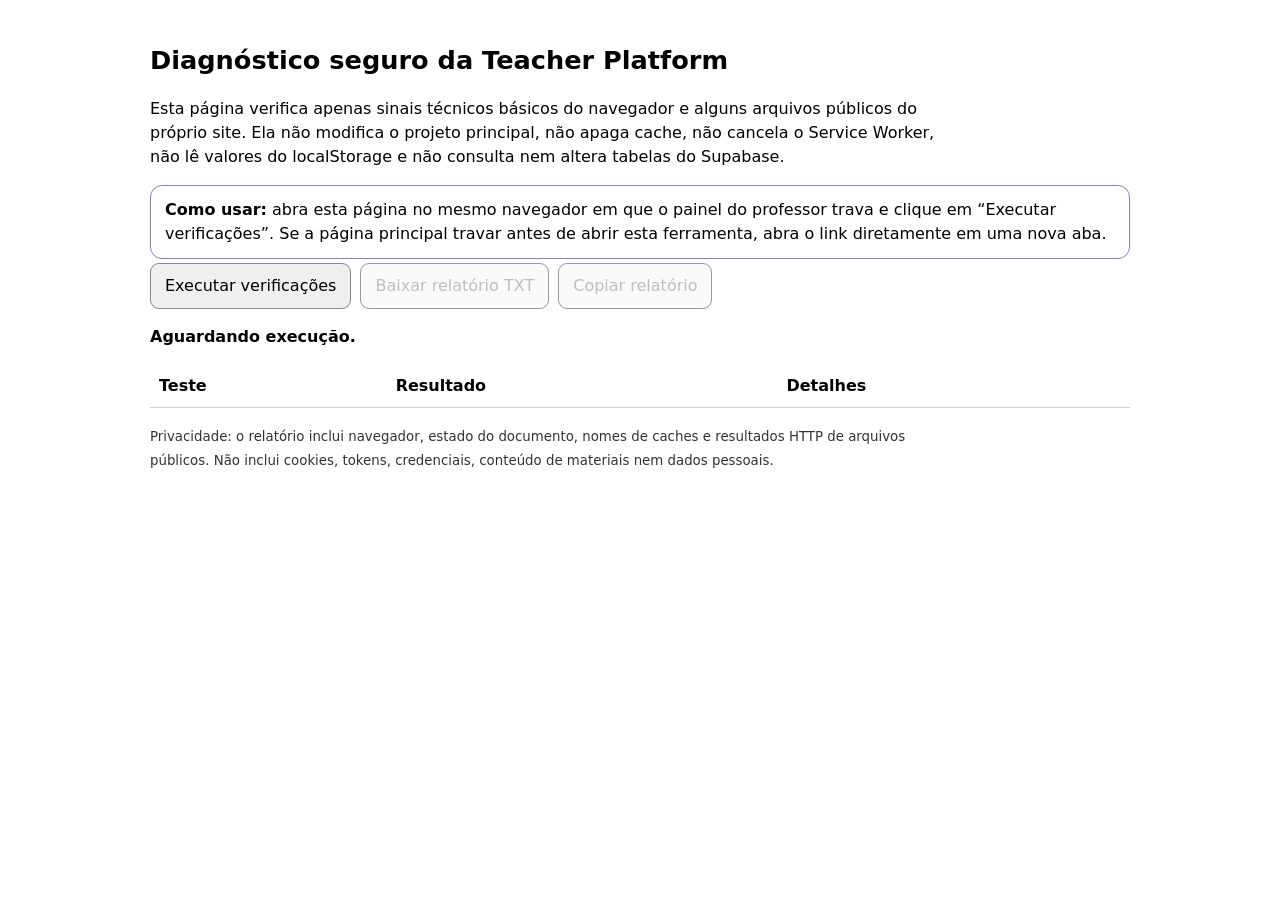
<file: diagnostico-teacher-platform.html>
<!doctype html>
<html lang="pt-BR">
<head>
<meta charset="utf-8">
<meta name="viewport" content="width=device-width,initial-scale=1">
<title>Diagnóstico seguro — Teacher Platform</title>
<style>
:root{color-scheme:light dark;font:16px/1.5 system-ui,sans-serif}body{max-width:980px;margin:0 auto;padding:24px;background:Canvas;color:CanvasText}h1{font-size:1.6rem}p{max-width:78ch}.note{padding:12px 14px;border:1px solid #8b7bd0;border-radius:12px}button{font:inherit;padding:10px 14px;border-radius:9px;border:1px solid #888;cursor:pointer;margin:4px 4px 4px 0}.secondary{opacity:.85}table{width:100%;border-collapse:collapse;margin-top:16px}th,td{text-align:left;padding:9px;border-bottom:1px solid #8886;vertical-align:top;overflow-wrap:anywhere}code,pre{overflow-wrap:anywhere;white-space:pre-wrap}#status{margin-top:12px;font-weight:600}.ok{color:#16803c}.bad{color:#c23b42}.pending{color:#a46b00}small{opacity:.8}
</style>
</head>
<body>
<h1>Diagnóstico seguro da Teacher Platform</h1>
<p>Esta página verifica apenas sinais técnicos básicos do navegador e alguns arquivos públicos do próprio site. Ela não modifica o projeto principal, não apaga cache, não cancela o Service Worker, não lê valores do localStorage e não consulta nem altera tabelas do Supabase.</p>
<div class="note"><strong>Como usar:</strong> abra esta página no mesmo navegador em que o painel do professor trava e clique em “Executar verificações”. Se a página principal travar antes de abrir esta ferramenta, abra o link diretamente em uma nova aba.</div>
<div>
<button id="run">Executar verificações</button>
<button id="download" class="secondary" disabled>Baixar relatório TXT</button>
<button id="copy" class="secondary" disabled>Copiar relatório</button>
</div>
<div id="status" role="status">Aguardando execução.</div>
<table><thead><tr><th>Teste</th><th>Resultado</th><th>Detalhes</th></tr></thead><tbody id="results"></tbody></table>
<p><small>Privacidade: o relatório inclui navegador, estado do documento, nomes de caches e resultados HTTP de arquivos públicos. Não inclui cookies, tokens, credenciais, conteúdo de materiais nem dados pessoais.</small></p>
<script>
(function(){
'use strict';
const $=id=>document.getElementById(id);
const rows=[];
function add(test,result,details,state='pending'){
 rows.push({test,result,details,state});
 const tr=document.createElement('tr');
 for(const value of [test,result,details]){const td=document.createElement('td');td.textContent=String(value);tr.appendChild(td)}
 tr.className=state;$('results').appendChild(tr);
}
function updateStatus(t){$('status').textContent=t}
async function timedFetch(path){
 const started=performance.now();
 try{
  const response=await fetch(path,{method:'GET',cache:'no-store',credentials:'same-origin'});
  const elapsed=Math.round(performance.now()-started);
  const length=response.headers.get('content-length')||'não informado';
  return {result:response.ok?'OK':'HTTP '+response.status,details:'HTTP '+response.status+'; '+elapsed+' ms; tamanho: '+length,ok:response.ok};
 }catch(error){return {result:'FALHOU',details:String(error&&error.message||error),ok:false}}
}
async function run(){
 $('results').replaceChildren();rows.length=0;$('download').disabled=true;$('copy').disabled=true;
 updateStatus('Executando verificações…');
 add('Data/hora',new Date().toLocaleString('pt-BR'), 'Hora local deste computador.','ok');
 add('Navegador',navigator.userAgent,'Identificação informada pelo navegador.','ok');
 add('Estado da página',document.readyState,'Estado atual do documento de diagnóstico.','ok');
 add('Conexão',navigator.onLine?'online':'offline','Indicador do navegador; não garante acesso a todos os servidores.',navigator.onLine?'ok':'bad');
 add('JavaScript responsivo','OK','A página de diagnóstico executou o código e atualizou a interface.','ok');
 if(navigator.storage&&navigator.storage.estimate){
  try{const e=await navigator.storage.estimate();add('Estimativa de armazenamento','Disponível','Uso aproximado: '+(e.usage==null?'não informado':Math.round(e.usage/1024/1024)+' MB')+'; cota aproximada: '+(e.quota==null?'não informada':Math.round(e.quota/1024/1024)+' MB')+'. Nenhum dado foi lido.', 'ok')}
  catch(e){add('Estimativa de armazenamento','Indisponível',String(e),'pending')}
 }else add('Estimativa de armazenamento','Não suportado','API não disponível neste navegador.','pending');
 if('serviceWorker' in navigator){
  try{
   const regs=await navigator.serviceWorker.getRegistrations();
   const relevant=regs.filter(r=>r.scope.includes('/teacher-plataforma/'));
   add('Service Worker da plataforma',relevant.length?'Encontrado':'Não encontrado nesta sessão',
    relevant.map(r=>'scope='+r.scope+'; estado='+((r.active&&r.active.state)||'sem worker ativo')).join(' | ')||'Não foi encontrado registro com escopo /teacher-plataforma/.',relevant.length?'pending':'pending');
  }catch(e){add('Service Worker da plataforma','Falha ao consultar',String(e),'bad')}
 }else add('Service Worker da plataforma','Não suportado','navigator.serviceWorker indisponível.','pending');
 if('caches' in window){
  try{const names=await caches.keys();add('Nomes dos caches','Consultado',names.length?names.join(', '):'Nenhum cache listado. Nenhum conteúdo foi aberto ou apagado.','pending')}
  catch(e){add('Nomes dos caches','Falha ao consultar',String(e),'bad')}
 }else add('Nomes dos caches','Não suportado','Cache Storage API indisponível.','pending');
 const paths=['./','./service-worker.js','./dashboard-theme.js','./teacher-file-management-ux.js'];
 for(const path of paths){
  updateStatus('Verificando '+path+'…');
  const r=await timedFetch(path);
  add('Arquivo '+path,r.result,r.details,r.ok?'ok':'bad');
 }
 const report=['RELATÓRIO DE DIAGNÓSTICO — TEACHER PLATFORM',...rows.map(r=>r.test+': '+r.result+' — '+r.details),'','Este relatório não lê nem altera dados do Supabase.'].join('\n');
 window.__teacherDiagnosticReport=report;
 $('download').disabled=false;$('copy').disabled=false;
 updateStatus('Verificações concluídas. Baixe ou copie o relatório e compartilhe apenas se desejar.');
}
$('run').addEventListener('click',run);
$('download').addEventListener('click',()=>{
 const blob=new Blob([window.__teacherDiagnosticReport||''],{type:'text/plain;charset=utf-8'});
 const url=URL.createObjectURL(blob);const a=document.createElement('a');a.href=url;a.download='relatorio-diagnostico-teacher-platform.txt';a.click();setTimeout(()=>URL.revokeObjectURL(url),1000);
});
$('copy').addEventListener('click',async()=>{
 try{await navigator.clipboard.writeText(window.__teacherDiagnosticReport||'');updateStatus('Relatório copiado.');}
 catch(e){updateStatus('Não foi possível copiar automaticamente; use Baixar relatório TXT.');}
});
})();
</script>
</body>
</html>
</file>
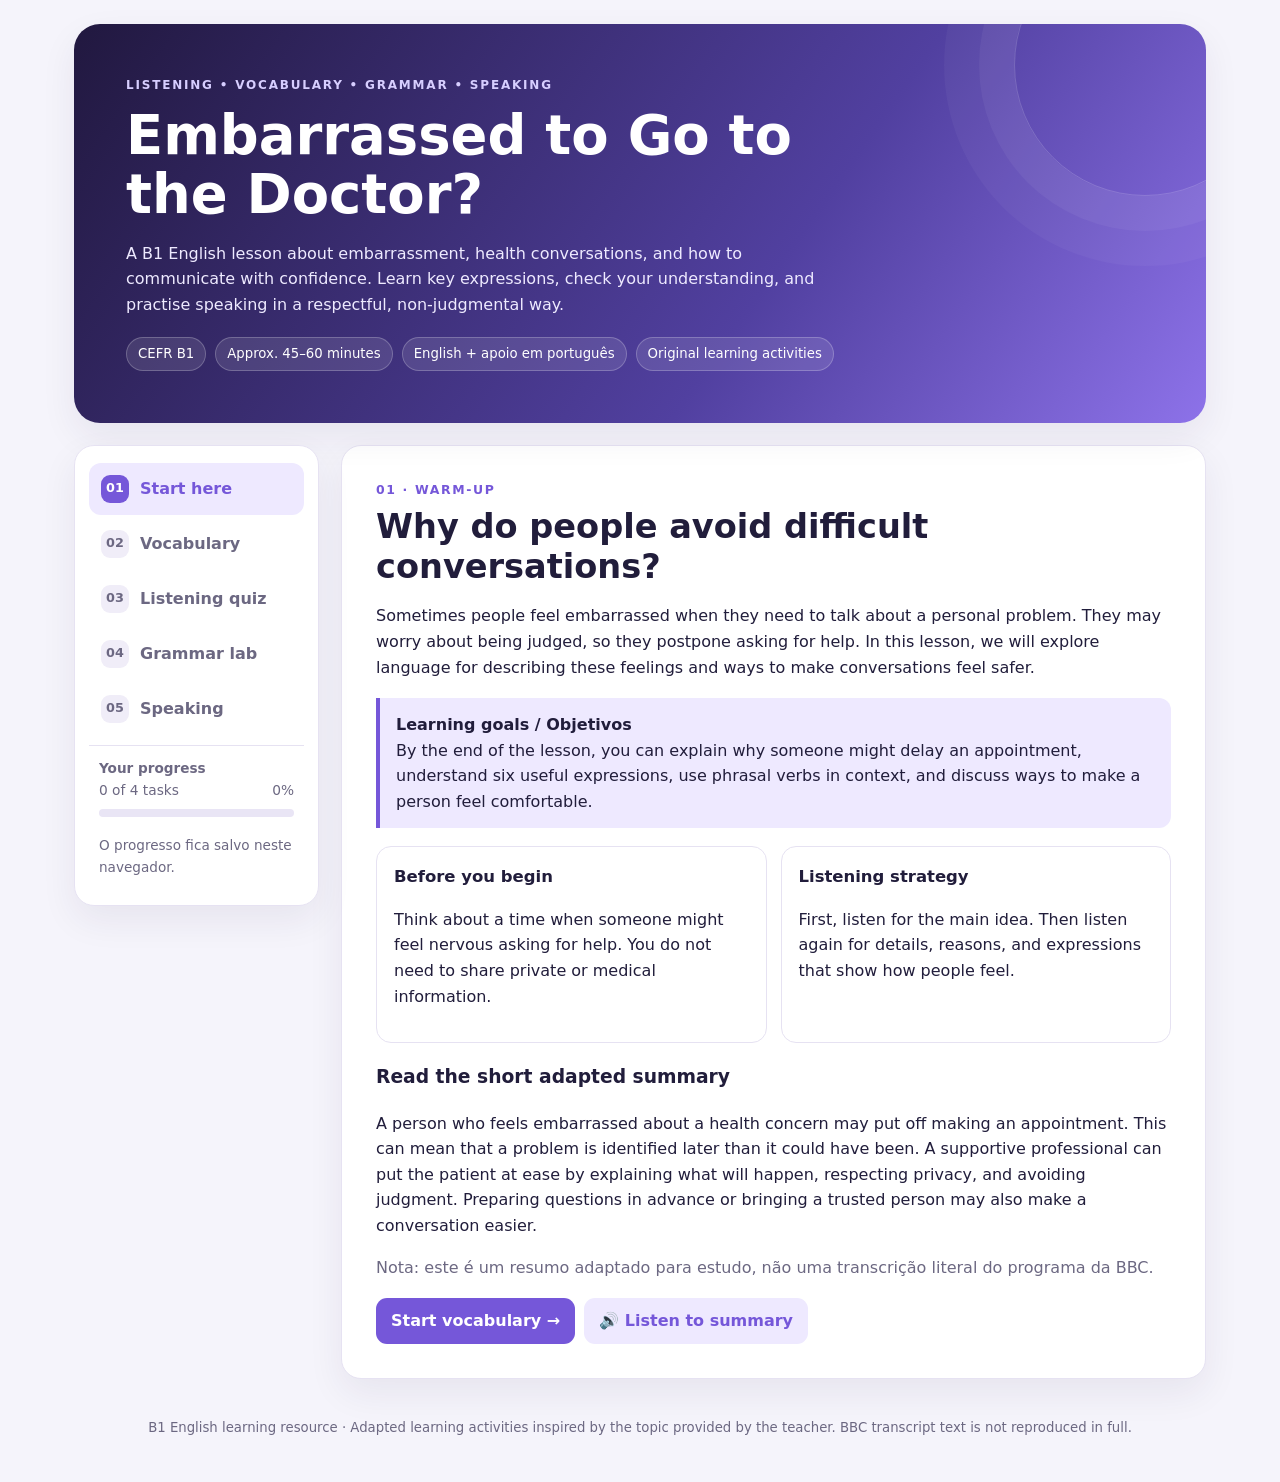
<file: lessons/b1-embarrassed-to-go-to-the-doctor.html>
<!doctype html>
<html lang="en">
<head>
<meta charset="utf-8">
<meta name="viewport" content="width=device-width,initial-scale=1">
<meta name="theme-color" content="#17152e">
<title>Embarrassed to Go to the Doctor? | B1 Listening Lesson</title>
<style>
:root{--bg:#f5f4fb;--surface:#fff;--ink:#211d3b;--muted:#6c6882;--line:#e6e2f2;--accent:#7557d9;--accent2:#a18af5;--soft:#eee9ff;--good:#16794b;--bad:#b42335;--shadow:0 14px 36px #28204b12}
*{box-sizing:border-box}body{margin:0;background:var(--bg);color:var(--ink);font:16px/1.6 Inter,ui-sans-serif,system-ui,-apple-system,"Segoe UI",sans-serif}button,input{font:inherit}button{cursor:pointer}.app{max-width:1180px;margin:auto;padding:24px}.hero{background:linear-gradient(125deg,#21183f,#5140a0 62%,#8d72e9);color:white;border-radius:26px;padding:clamp(24px,5vw,52px);box-shadow:var(--shadow);position:relative;overflow:hidden}.hero:after{content:"";position:absolute;width:260px;height:260px;border:1px solid #ffffff2c;border-radius:50%;right:-70px;top:-90px;box-shadow:0 0 0 35px #ffffff0c,0 0 0 70px #ffffff09}.eyebrow{text-transform:uppercase;letter-spacing:.15em;font-size:.75rem;font-weight:800;color:#d7ceff}.hero h1{font-size:clamp(2rem,5vw,3.4rem);line-height:1.08;max-width:760px;margin:12px 0}.hero p{max-width:700px;color:#eeeaff}.meta{display:flex;flex-wrap:wrap;gap:9px;margin-top:20px}.pill{display:inline-flex;padding:5px 11px;border-radius:999px;background:#ffffff1c;border:1px solid #ffffff38;font-size:.83rem}.layout{display:grid;grid-template-columns:245px minmax(0,1fr);gap:22px;margin-top:22px}.sidebar,.panel,.lesson-card{background:var(--surface);border:1px solid var(--line);border-radius:20px;box-shadow:var(--shadow)}.sidebar{padding:14px;height:max-content;position:sticky;top:16px}.navbtn{display:flex;width:100%;text-align:left;gap:11px;align-items:center;border:0;background:transparent;color:var(--muted);padding:12px;border-radius:12px;margin:3px 0;font-weight:700}.navbtn.active,.navbtn:hover{background:var(--soft);color:var(--accent)}.navnum{width:28px;height:28px;border-radius:9px;display:grid;place-items:center;background:#f0edf8;font-size:.8rem}.navbtn.active .navnum{background:var(--accent);color:white}.side-note{font-size:.85rem;color:var(--muted);padding:12px 10px;border-top:1px solid var(--line);margin-top:10px}.content{min-width:0}.panel{padding:clamp(20px,4vw,34px);margin-bottom:18px}.panel[hidden]{display:none}.section-kicker{color:var(--accent);font-size:.78rem;text-transform:uppercase;letter-spacing:.13em;font-weight:800}.panel h2{font-size:clamp(1.5rem,3vw,2.1rem);line-height:1.2;margin:7px 0 12px}.muted{color:var(--muted)}.callout{border-left:4px solid var(--accent);background:var(--soft);padding:14px 16px;border-radius:0 12px 12px 0;margin:18px 0}.two-col{display:grid;grid-template-columns:1fr 1fr;gap:14px}.mini{padding:17px;border:1px solid var(--line);border-radius:15px;background:#fff}.mini h3{margin:0 0 6px;font-size:1.03rem}.btn{border:0;border-radius:11px;padding:10px 15px;background:var(--accent);color:white;font-weight:750}.btn.secondary{background:var(--soft);color:var(--accent)}.btn.ghost{background:transparent;border:1px solid var(--line);color:var(--ink)}.btnrow{display:flex;flex-wrap:wrap;gap:9px;margin-top:18px}.vocab-grid{display:grid;grid-template-columns:repeat(2,minmax(0,1fr));gap:12px}.word{border:1px solid var(--line);border-radius:15px;padding:15px;text-align:left;background:white;color:var(--ink);width:100%}.word:hover,.word:focus{border-color:var(--accent);box-shadow:0 0 0 3px #7557d91b}.word strong{display:block;color:var(--accent);font-size:1.03rem}.word span{display:block;color:var(--muted);font-size:.9rem}.word em{display:block;margin-top:8px;color:var(--ink);font-style:normal;font-size:.9rem}.word em[hidden]{display:none}.question{border:1px solid var(--line);padding:17px;border-radius:15px;margin:13px 0}.question legend,.qtitle{font-weight:750;margin-bottom:8px}.options{display:grid;gap:8px}.option{display:flex;gap:10px;align-items:flex-start;border:1px solid var(--line);padding:10px 12px;border-radius:11px;cursor:pointer}.option:has(input:checked){border-color:var(--accent);background:#f8f6ff}.feedback{margin-top:9px;font-size:.9rem;font-weight:650}.feedback.good{color:var(--good)}.feedback.bad{color:var(--bad)}.grammar-example{background:#f7f5ff;padding:13px;border-radius:12px;margin:10px 0}.grammar-example strong{color:var(--accent)}.fill{width:100%;padding:11px 12px;border:1px solid var(--line);border-radius:10px;background:white;color:var(--ink)}.progress-track{height:8px;background:#e9e5f5;border-radius:99px;overflow:hidden;margin:8px 0 18px}.progress-bar{height:100%;width:0;background:linear-gradient(90deg,var(--accent),var(--accent2));transition:width .2s}.progressline{display:flex;justify-content:space-between;gap:10px;font-size:.86rem;color:var(--muted)}.speaking-card{padding:15px;border:1px solid var(--line);border-radius:14px;margin:10px 0}.speaking-card p{margin:5px 0}.tag{font-size:.75rem;color:var(--accent);font-weight:800;text-transform:uppercase}.footer{color:var(--muted);font-size:.83rem;text-align:center;padding:20px}.status{padding:12px;border-radius:12px;background:#f4f1ff;color:#5140a0;font-weight:650;margin-top:12px}.status:empty{display:none}.hidden{display:none!important}
@media(max-width:800px){.app{padding:13px}.layout{grid-template-columns:1fr}.sidebar{position:static;display:grid;grid-template-columns:repeat(2,minmax(0,1fr));gap:3px}.side-note{grid-column:1/-1}.navbtn{padding:9px;font-size:.9rem}.two-col{grid-template-columns:1fr}}@media(max-width:480px){.vocab-grid{grid-template-columns:1fr}.hero{border-radius:19px}.panel{border-radius:16px}}
@media(prefers-reduced-motion:reduce){*{scroll-behavior:auto!important;transition:none!important}}
</style>
</head>
<body>
<div class="app">
<header class="hero">
<div class="eyebrow">Listening • Vocabulary • Grammar • Speaking</div>
<h1>Embarrassed to Go to the Doctor?</h1>
<p>A B1 English lesson about embarrassment, health conversations, and how to communicate with confidence. Learn key expressions, check your understanding, and practise speaking in a respectful, non-judgmental way.</p>
<div class="meta"><span class="pill">CEFR B1</span><span class="pill">Approx. 45–60 minutes</span><span class="pill">English + apoio em português</span><span class="pill">Original learning activities</span></div>
</header>
<div class="layout">
<aside class="sidebar" aria-label="Lesson sections">
<button class="navbtn active" data-tab="start"><span class="navnum">01</span> Start here</button>
<button class="navbtn" data-tab="vocab"><span class="navnum">02</span> Vocabulary</button>
<button class="navbtn" data-tab="listening"><span class="navnum">03</span> Listening quiz</button>
<button class="navbtn" data-tab="grammar"><span class="navnum">04</span> Grammar lab</button>
<button class="navbtn" data-tab="speaking"><span class="navnum">05</span> Speaking</button>
<div class="side-note"><strong>Your progress</strong><div class="progressline"><span id="progressText">0 of 4 tasks</span><span id="progressPct">0%</span></div><div class="progress-track"><div class="progress-bar" id="progressBar"></div></div><span>O progresso fica salvo neste navegador.</span></div>
</aside>
<main class="content">
<section class="panel" id="tab-start">
<div class="section-kicker">01 · Warm-up</div><h2>Why do people avoid difficult conversations?</h2>
<p>Sometimes people feel embarrassed when they need to talk about a personal problem. They may worry about being judged, so they postpone asking for help. In this lesson, we will explore language for describing these feelings and ways to make conversations feel safer.</p>
<div class="callout"><strong>Learning goals / Objetivos</strong><br>By the end of the lesson, you can explain why someone might delay an appointment, understand six useful expressions, use phrasal verbs in context, and discuss ways to make a person feel comfortable.</div>
<div class="two-col"><div class="mini"><h3>Before you begin</h3><p>Think about a time when someone might feel nervous asking for help. You do not need to share private or medical information.</p></div><div class="mini"><h3>Listening strategy</h3><p>First, listen for the main idea. Then listen again for details, reasons, and expressions that show how people feel.</p></div></div>
<h3>Read the short adapted summary</h3>
<p>A person who feels embarrassed about a health concern may put off making an appointment. This can mean that a problem is identified later than it could have been. A supportive professional can put the patient at ease by explaining what will happen, respecting privacy, and avoiding judgment. Preparing questions in advance or bringing a trusted person may also make a conversation easier.</p>
<p class="muted">Nota: este é um resumo adaptado para estudo, não uma transcrição literal do programa da BBC.</p>
<div class="btnrow"><button class="btn" data-go="vocab">Start vocabulary →</button><button class="btn secondary" id="readSummary">🔊 Listen to summary</button></div><div class="status" id="speechStatus" aria-live="polite"></div>
</section>
<section class="panel" id="tab-vocab" hidden>
<div class="section-kicker">02 · Vocabulary builder</div><h2>Six useful expressions</h2><p class="muted">Click a card to reveal an example. Use the expressions to explain feelings, actions, and communication.</p>
<div class="vocab-grid" id="vocabGrid">
<button class="word" aria-expanded="false"><strong>delay</strong><span>verb · adiar</span><em hidden>They delayed the appointment until Friday.<br><span class="muted">Eles adiaram a consulta para sexta-feira.</span></em></button>
<button class="word" aria-expanded="false"><strong>diagnose</strong><span>verb · diagnosticar / identificar um problema de saúde</span><em hidden>The doctor needs more information to diagnose the problem.<br><span class="muted">O médico precisa de mais informações para identificar o problema.</span></em></button>
<button class="word" aria-expanded="false"><strong>suffer in silence</strong><span>expression · sofrer sem pedir ajuda</span><em hidden>You don't have to suffer in silence; you can talk to someone you trust.<br><span class="muted">Você não precisa sofrer em silêncio; pode conversar com alguém de confiança.</span></em></button>
<button class="word" aria-expanded="false"><strong>put someone at ease</strong><span>expression · deixar alguém à vontade</span><em hidden>A friendly welcome helped put the patient at ease.<br><span class="muted">Uma recepção amigável ajudou a deixar o paciente à vontade.</span></em></button>
<button class="word" aria-expanded="false"><strong>confidential</strong><span>adjective · confidencial</span><em hidden>The conversation is confidential.<br><span class="muted">A conversa é confidencial.</span></em></button>
<button class="word" aria-expanded="false"><strong>non-verbal cues</strong><span>noun phrase · sinais não verbais</span><em hidden>A calm voice and relaxed posture are non-verbal cues.<br><span class="muted">Uma voz calma e uma postura relaxada são sinais não verbais.</span></em></button>
</div>
<h3>Quick practice</h3><p>Choose the best expression to complete each sentence.</p>
<div class="question"><div class="qtitle">1. The nurse smiled and spoke calmly to ______.</div><select class="fill" id="v1"><option value="">Choose an answer</option><option value="a">put the patient at ease</option><option value="b">diagnose the patient</option><option value="c">suffer in silence</option></select><div class="feedback" id="vf1"></div></div>
<div class="question"><div class="qtitle">2. If information is private and should not be shared, it is ______.</div><select class="fill" id="v2"><option value="">Choose an answer</option><option value="a">delayed</option><option value="b">confidential</option><option value="c">non-verbal</option></select><div class="feedback" id="vf2"></div></div>
<div class="question"><div class="qtitle">3. To ______ means to postpone something until later.</div><select class="fill" id="v3"><option value="">Choose an answer</option><option value="a">delay</option><option value="b">diagnose</option><option value="c">put someone at ease</option></select><div class="feedback" id="vf3"></div></div>
<div class="btnrow"><button class="btn" id="checkVocab">Check vocabulary</button><button class="btn secondary" id="vocabDone">Mark vocabulary complete</button></div><div class="status" id="vocabStatus" aria-live="polite"></div>
</section>
<section class="panel" id="tab-listening" hidden>
<div class="section-kicker">03 · Listening comprehension</div><h2>Listen for meaning and detail</h2>
<p>The activities below are based on the lesson topic and the supplied script. If you have the BBC audio available, listen to it before answering. You can also use the built-in text-to-speech summary as extra listening practice.</p>
<div class="callout"><strong>Listening tip:</strong> Don't try to understand every word on the first listen. Focus on the speaker's main point, then listen again for specific information.</div>
<div id="quizQuestions">
<div class="question" data-answer="b" data-explain="The programme focuses on how embarrassment can stop people from seeking medical help."><div class="qtitle">1. What is the main topic of the programme?</div><div class="options"><label class="option"><input type="radio" name="lq1" value="a"> How doctors train for emergencies</label><label class="option"><input type="radio" name="lq1" value="b"> How embarrassment can affect seeking medical help</label><label class="option"><input type="radio" name="lq1" value="c"> How to become a medical professional</label></div><div class="feedback"></div></div>
<div class="question" data-answer="c" data-explain="To put something off means to postpone it until a later time."><div class="qtitle">2. In this context, what does “put off” mean?</div><div class="options"><label class="option"><input type="radio" name="lq2" value="a"> To cancel something permanently</label><label class="option"><input type="radio" name="lq2" value="b"> To explain something clearly</label><label class="option"><input type="radio" name="lq2" value="c"> To postpone something</label></div><div class="feedback"></div></div>
<div class="question" data-answer="a" data-explain="The expert explains that delays can mean people receive a diagnosis and intervention later than they otherwise might."><div class="qtitle">3. What can happen when people delay seeking help?</div><div class="options"><label class="option"><input type="radio" name="lq3" value="a"> A problem may be identified later</label><label class="option"><input type="radio" name="lq3" value="b"> Their concern always disappears</label><label class="option"><input type="radio" name="lq3" value="c"> They never need professional advice</label></div><div class="feedback"></div></div>
<div class="question" data-answer="b" data-explain="A non-judgmental space helps people feel that they can speak openly without being criticized."><div class="qtitle">4. What does a “non-judgmental space” suggest?</div><div class="options"><label class="option"><input type="radio" name="lq4" value="a"> A place where people must not ask questions</label><label class="option"><input type="radio" name="lq4" value="b"> An environment where people are not criticized or shamed</label><label class="option"><input type="radio" name="lq4" value="c"> A place where all conversations are public</label></div><div class="feedback"></div></div>
<div class="question" data-answer="c" data-explain="Non-verbal cues include facial expressions, gestures, posture, and tone of voice."><div class="qtitle">5. Which is an example of a non-verbal cue?</div><div class="options"><label class="option"><input type="radio" name="lq5" value="a"> A written appointment reminder</label><label class="option"><input type="radio" name="lq5" value="b"> A list of medical questions</label><label class="option"><input type="radio" name="lq5" value="c"> A reassuring facial expression</label></div><div class="feedback"></div></div>
<div class="question" data-answer="a" data-explain="The programme's answer is 21%, described as just over a fifth."><div class="qtitle">6. According to the quiz answer in the supplied script, what percentage had delayed a visit because of embarrassment and later received a diagnosis?</div><div class="options"><label class="option"><input type="radio" name="lq6" value="a"> 21%</label><label class="option"><input type="radio" name="lq6" value="b"> 41%</label><label class="option"><input type="radio" name="lq6" value="c"> 61%</label></div><div class="feedback"></div></div>
</div>
<div class="btnrow"><button class="btn" id="checkListening">Check answers</button><button class="btn secondary" id="listeningDone">Mark listening complete</button></div><div class="status" id="listeningStatus" aria-live="polite"></div>
</section>
<section class="panel" id="tab-grammar" hidden>
<div class="section-kicker">04 · Grammar lab</div><h2>Past Simple vs. Present Perfect</h2>
<p>Use the <strong>Past Simple</strong> for a finished action at a definite time. Use the <strong>Present Perfect</strong> to connect a past experience or action with the present, when the exact time is not the focus.</p>
<div class="two-col"><div class="mini"><h3>Past Simple</h3><p><strong>Subject + past verb</strong></p><p>She <strong>visited</strong> the doctor yesterday.</p><p class="muted">A ação aconteceu em um momento terminado: yesterday.</p></div><div class="mini"><h3>Present Perfect</h3><p><strong>Subject + have/has + past participle</strong></p><p>She <strong>has visited</strong> the doctor before.</p><p class="muted">A experiência é relevante agora; o momento exato não foi informado.</p></div></div>
<div class="grammar-example"><strong>Remember:</strong> “I delayed the appointment last week” (Past Simple) vs. “I have delayed the appointment before” (Present Perfect).</div>
<div class="question"><div class="qtitle">1. Choose the correct form: “The patient ______ the appointment yesterday.”</div><select class="fill" id="g1"><option value="">Choose an answer</option><option value="a">has postponed</option><option value="b">postponed</option></select><div class="feedback" id="gf1"></div></div>
<div class="question"><div class="qtitle">2. “I ______ never ______ so nervous before an appointment.”</div><select class="fill" id="g2"><option value="">Choose an answer</option><option value="a">have / felt</option><option value="b">did / felt</option></select><div class="feedback" id="gf2"></div></div>
<div class="question"><div class="qtitle">3. “The doctor ______ to me ten minutes ago.”</div><select class="fill" id="g3"><option value="">Choose an answer</option><option value="a">has spoken</option><option value="b">spoke</option></select><div class="feedback" id="gf3"></div></div>
<div class="question"><div class="qtitle">4. “We ______ already ______ the information with the patient.”</div><select class="fill" id="g4"><option value="">Choose an answer</option><option value="a">have / discussed</option><option value="b">did / discussed</option></select><div class="feedback" id="gf4"></div></div>
<div class="btnrow"><button class="btn" id="checkGrammar">Check grammar</button><button class="btn secondary" id="grammarDone">Mark grammar complete</button></div><div class="status" id="grammarStatus" aria-live="polite"></div>
</section>
<section class="panel" id="tab-speaking" hidden>
<div class="section-kicker">05 · Speaking practice</div><h2>Discuss, explain, respond</h2>
<p>Answer in English. Try to give a reason and an example. You can use the prompts below to structure your answers.</p>
<div class="speaking-card"><span class="tag">Personal response · optional</span><p><strong>1. Why might someone feel embarrassed when asking for help?</strong></p><p class="muted">Useful language: “They might be worried that…”, “One reason could be…”, “They may feel uncomfortable because…”</p></div>
<div class="speaking-card"><span class="tag">Give advice</span><p><strong>2. What could help a nervous person feel more comfortable during an important conversation?</strong></p><p class="muted">Useful language: “It might help to…”, “A good idea would be to…”, “They could consider…”</p></div>
<div class="speaking-card"><span class="tag">Explain an expression</span><p><strong>3. What does “suffer in silence” mean? Create a new example.</strong></p><p class="muted">Useful language: “It means…”, “For example, someone might…”</p></div>
<div class="speaking-card"><span class="tag">Role-play</span><p><strong>4. Student A is nervous about asking a personal question. Student B is a supportive professional. Practise a short, respectful conversation.</strong></p><p class="muted">Useful language: “Please take your time.” “I’ll explain what happens next.” “You can ask me any questions.” “Your privacy matters.”</p></div>
<div class="speaking-card"><span class="tag">Critical thinking</span><p><strong>5. How can facial expressions and tone of voice change the way a message is understood?</strong></p><p class="muted">Useful language: “Even if the words are polite…”, “A calm tone can…”, “This may make the other person feel…”</p></div>
<label for="reflection"><strong>Write a short reflection (optional)</strong></label><textarea class="fill" id="reflection" rows="5" placeholder="Write 3–5 sentences in English. Avoid sharing private medical information."></textarea>
<div class="btnrow"><button class="btn" id="saveReflection">Save reflection</button><button class="btn secondary" id="speakingDone">Mark speaking complete</button></div><div class="status" id="speakingStatus" aria-live="polite"></div>
</section>
</main>
</div>
<div class="footer">B1 English learning resource · Adapted learning activities inspired by the topic provided by the teacher. BBC transcript text is not reproduced in full.</div>
</div>
<script>
(function(){
const tabs=['start','vocab','listening','grammar','speaking'];
const completed=new Set();
const taskIds=['vocab','listening','grammar','speaking'];
const $=id=>document.getElementById(id);
function showTab(name){tabs.forEach(t=>{const panel=$('tab-'+t);if(panel)panel.hidden=t!==name});document.querySelectorAll('.navbtn').forEach(b=>b.classList.toggle('active',b.dataset.tab===name));window.scrollTo({top:0,behavior:'smooth'});}
document.querySelectorAll('.navbtn').forEach(b=>b.addEventListener('click',()=>showTab(b.dataset.tab)));
document.querySelectorAll('[data-go]').forEach(b=>b.addEventListener('click',()=>showTab(b.dataset.go)));
document.querySelectorAll('.word').forEach(b=>b.addEventListener('click',()=>{const e=b.querySelector('em');e.hidden=!e.hidden;b.setAttribute('aria-expanded',String(!e.hidden));}));
function updateProgress(){const n=completed.size;$('progressText').textContent=n+' of 4 tasks';$('progressPct').textContent=Math.round(n/4*100)+'%';$('progressBar').style.width=(n/4*100)+'%';try{localStorage.setItem('b1-doctor-lesson-completed',JSON.stringify([...completed]));}catch(e){}}
function mark(name){completed.add(name);updateProgress();const el=$(name+'Status')||$('speakingStatus');if(el)el.textContent='Section marked complete. You can return to it any time.';}
try{JSON.parse(localStorage.getItem('b1-doctor-lesson-completed')||'[]').forEach(x=>completed.add(x));updateProgress();}catch(e){}
$('checkVocab').addEventListener('click',()=>{const answers={v1:'a',v2:'b',v3:'a'};let score=0;Object.keys(answers).forEach((id,i)=>{const ok=$(id).value===answers[id];if(ok)score++;const f=$('vf'+(i+1));f.textContent=$(id).value?(ok?'Correct — well done!':'Not quite. Review the expression and try again.'):'Choose an answer first.';f.className='feedback '+(ok?'good':'bad')});$('vocabStatus').textContent='Score: '+score+'/3. Review the feedback and retry if needed.';});
$('vocabDone').addEventListener('click',()=>mark('vocab'));
const lq=$('quizQuestions');
$('checkListening').addEventListener('click',()=>{let score=0,answered=0;lq.querySelectorAll('.question').forEach(q=>{const selected=q.querySelector('input:checked');const fb=q.querySelector('.feedback');if(!selected){fb.textContent='Choose an answer.';fb.className='feedback bad';return}answered++;const ok=selected.value===q.dataset.answer;if(ok)score++;fb.textContent=(ok?'Correct. ':'Review this point. ')+q.dataset.explain;fb.className='feedback '+(ok?'good':'bad')});$('listeningStatus').textContent='Score: '+score+'/6 ('+answered+' answered). '+(score===6?'Excellent listening comprehension!':'Review the explanations and try again.');});
$('listeningDone').addEventListener('click',()=>mark('listening'));
$('checkGrammar').addEventListener('click',()=>{const answers={g1:'b',g2:'a',g3:'b',g4:'a'};const explanations={g1:'“Yesterday” refers to a finished time, so use the Past Simple.',g2:'“Never” describes experience up to now, so use have + past participle.',g3:'“Ten minutes ago” is a finished time, so use the Past Simple.',g4:'“Already” here connects the completed action with the present; use have + past participle.'};let score=0;Object.keys(answers).forEach((id,i)=>{const ok=$(id).value===answers[id];if(ok)score++;const f=$('gf'+(i+1));f.textContent=$(id).value?(ok?'Correct. ':'Not quite. ')+explanations[id]:'Choose an answer first.';f.className='feedback '+(ok?'good':'bad')});$('grammarStatus').textContent='Score: '+score+'/4. '+(score===4?'Great work!':'Use the time expressions to help you choose the tense.');});
$('grammarDone').addEventListener('click',()=>mark('grammar'));
$('speakingDone').addEventListener('click',()=>mark('speaking'));
$('saveReflection').addEventListener('click',()=>{try{localStorage.setItem('b1-doctor-lesson-reflection',$('reflection').value);$('speakingStatus').textContent='Reflection saved in this browser.';}catch(e){$('speakingStatus').textContent='Your browser could not save this reflection. Copy your text somewhere safe.'}});
try{$('reflection').value=localStorage.getItem('b1-doctor-lesson-reflection')||'';}catch(e){}
$('readSummary').addEventListener('click',()=>{const textToRead='A person who feels embarrassed about a health concern may put off making an appointment. This can mean that a problem is identified later than it could have been. A supportive professional can put the patient at ease by explaining what will happen, respecting privacy, and avoiding judgment. Preparing questions in advance or bringing a trusted person may also make a conversation easier.';if(!('speechSynthesis'in window)){ $('speechStatus').textContent='Text-to-speech is not available in this browser. You can read the summary aloud yourself.';return}window.speechSynthesis.cancel();const u=new SpeechSynthesisUtterance(textToRead);u.lang='en-GB';u.rate=.88;u.onstart=()=>{$('speechStatus').textContent='Playing summary in English…'};u.onend=()=>{$('speechStatus').textContent='Listening finished. Try repeating the key expressions aloud.'};window.speechSynthesis.speak(u);});
})();
</script>
</body>
</html>
</file>
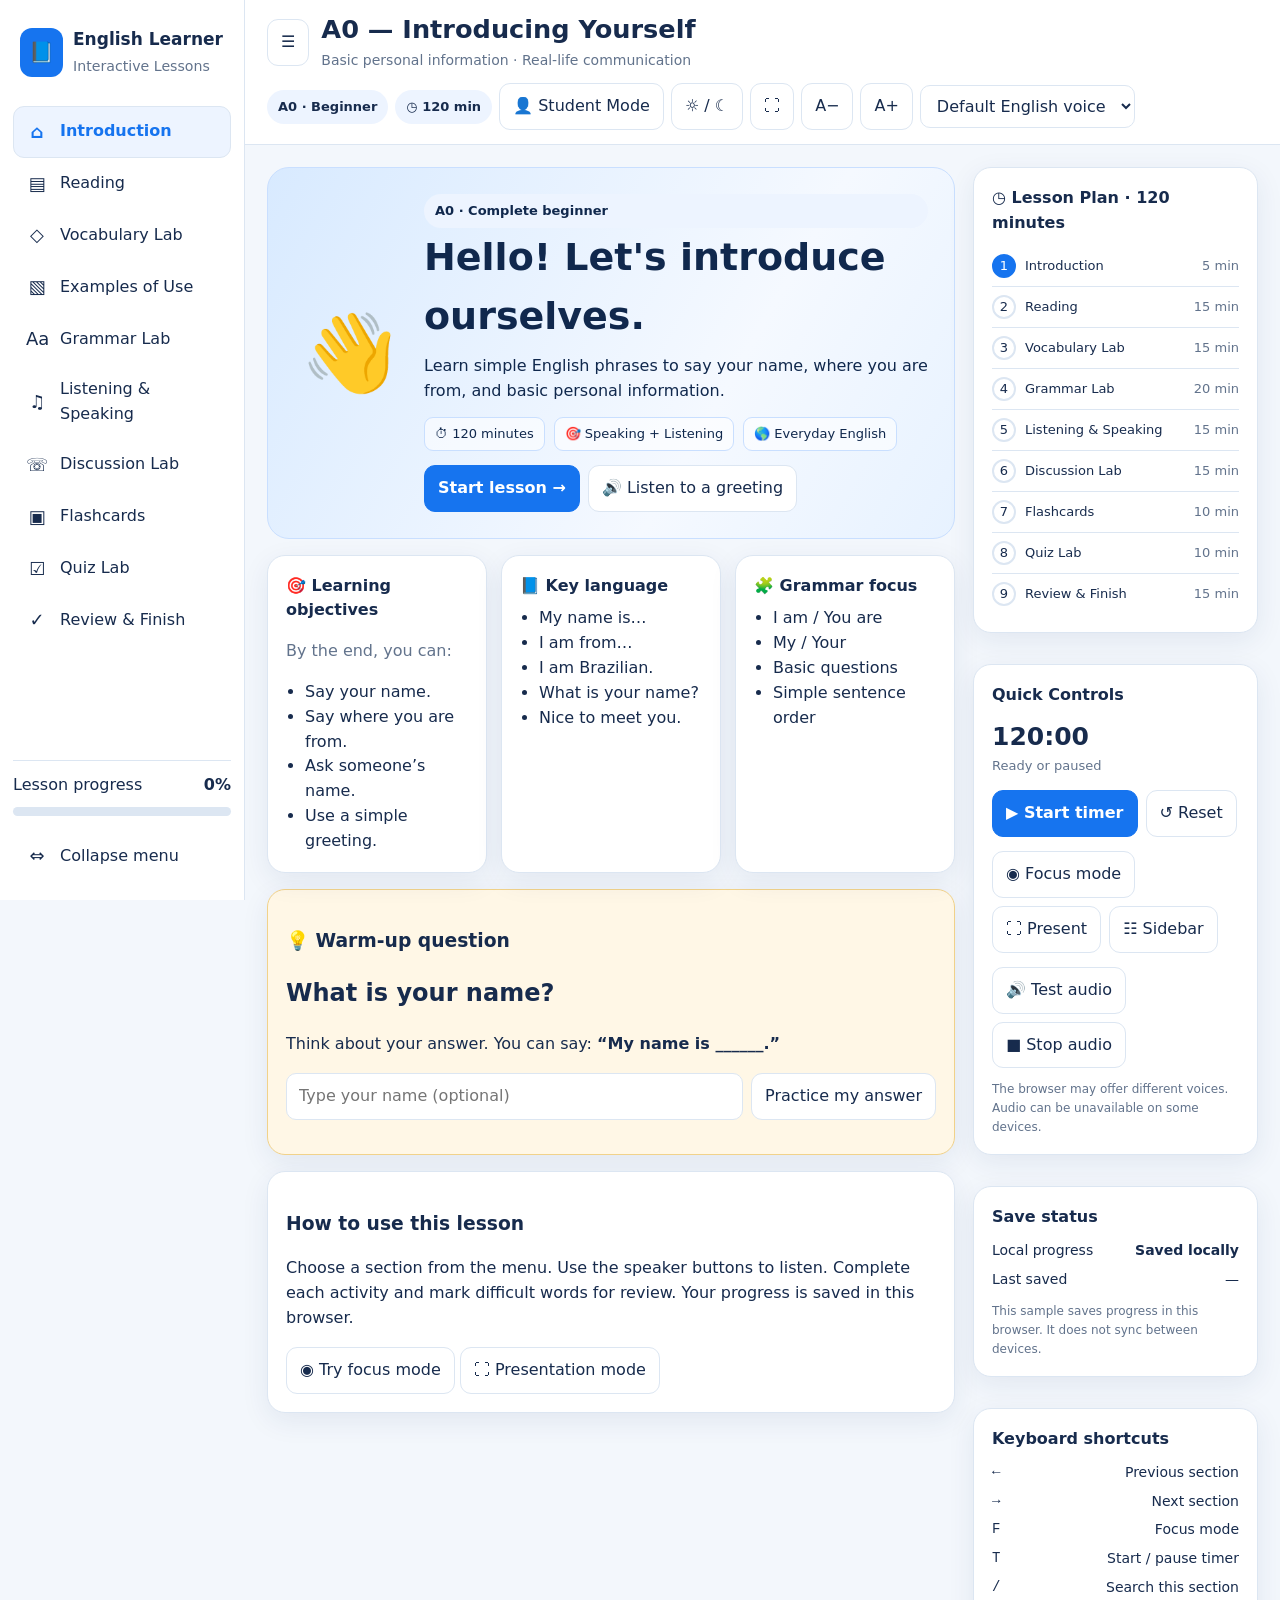
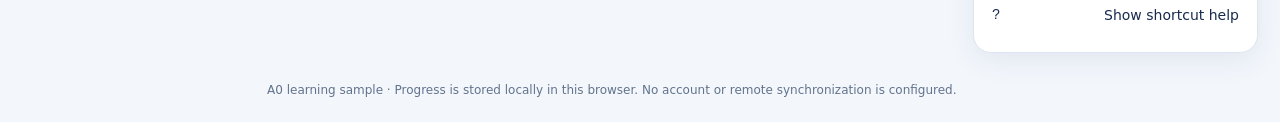
<file: ready-class-samples/A0_Introducing_Yourself_Interactive_Lesson.html>
<!DOCTYPE html>
<html lang="pt-BR">
<head>
<meta charset="utf-8">
<meta name="viewport" content="width=device-width, initial-scale=1">
<title>A0 — Introducing Yourself | Interactive English Lesson</title>
<style>
:root{--bg:#f3f7fc;--panel:#fff;--panel2:#edf4ff;--text:#172b4d;--muted:#62738c;--line:#dce6f2;--accent:#1674ef;--accent2:#0b5dcc;--good:#12834a;--bad:#c0392b;--warm:#fff7e6;--shadow:0 8px 28px rgba(24,55,99,.08)}
[data-theme="dark"]{--bg:#101827;--panel:#182438;--panel2:#202f47;--text:#edf4ff;--muted:#b3c0d3;--line:#34445d;--accent:#69a7ff;--accent2:#8bbaff;--good:#58d69a;--bad:#ff8989;--warm:#352d20;--shadow:0 8px 28px rgba(0,0,0,.2)}
*{box-sizing:border-box}body{margin:0;background:var(--bg);color:var(--text);font:16px/1.55 system-ui,-apple-system,Segoe UI,Roboto,Arial,sans-serif;transition:background .2s,color .2s}button,input,select,textarea{font:inherit}button{cursor:pointer;border:1px solid var(--line);background:var(--panel);color:var(--text);border-radius:11px;padding:10px 13px}button:hover{border-color:var(--accent)}button:focus-visible,a:focus-visible,input:focus-visible,select:focus-visible{outline:3px solid #ffbf47;outline-offset:2px}.app{display:grid;grid-template-columns:245px minmax(0,1fr);min-height:100vh}.app.sidebar-collapsed{grid-template-columns:76px minmax(0,1fr)}.app.sidebar-hidden{grid-template-columns:minmax(0,1fr)}.sidebar{background:var(--panel);border-right:1px solid var(--line);padding:18px 13px;display:flex;flex-direction:column;gap:7px;position:sticky;top:0;height:100vh;overflow:auto}.brand{display:flex;align-items:center;gap:10px;font-weight:800;font-size:17px;padding:8px 7px 20px}.brandicon{background:var(--accent);color:white;border-radius:12px;padding:9px;font-size:20px}.navbtn{width:100%;text-align:left;display:flex;align-items:center;gap:12px;border-color:transparent;background:transparent;padding:11px 12px}.navbtn.active{background:var(--panel2);color:var(--accent);font-weight:750;border-color:var(--line)}.navicon{width:22px;text-align:center;font-size:18px;flex-shrink:0}.app.sidebar-collapsed .navlabel,.app.sidebar-collapsed .brandtext,.app.sidebar-collapsed .sidefoot span{display:none}.app.sidebar-collapsed .navbtn{justify-content:center}.sidefoot{margin-top:auto;border-top:1px solid var(--line);padding-top:12px}.main{min-width:0}.topbar{position:sticky;top:0;z-index:5;display:flex;align-items:center;gap:12px;flex-wrap:wrap;background:var(--panel);border-bottom:1px solid var(--line);padding:14px 22px}.top-title{flex:1;min-width:220px}.top-title h1{font-size:clamp(20px,2vw,28px);line-height:1.2;margin:0}.top-title p{margin:5px 0 0;color:var(--muted);font-size:14px}.pill{border-radius:999px;background:var(--panel2);padding:7px 11px;font-size:13px;font-weight:700;white-space:nowrap}.toolbar{display:flex;gap:7px;align-items:center;flex-wrap:wrap}.primary{background:var(--accent);border-color:var(--accent);color:#fff;font-weight:750}.primary:hover{background:var(--accent2)}.content{padding:22px;max-width:1600px;margin:auto}.layout{display:grid;grid-template-columns:minmax(0,1fr) 285px;gap:18px}.workspace{min-width:0}.rightcol{display:flex;flex-direction:column;gap:15px}.panel{background:var(--panel);border:1px solid var(--line);border-radius:18px;padding:18px;box-shadow:var(--shadow);margin-bottom:16px}.hero{background:linear-gradient(120deg,#d8eaff,#f5f9ff 65%,#e7f2ff);color:#10284d;border:1px solid #c9dfff;border-radius:22px;padding:26px;display:grid;grid-template-columns:110px 1fr;gap:20px;align-items:center;margin-bottom:16px}.hero .emoji{font-size:76px;text-align:center}.hero h2{font-size:clamp(25px,3vw,38px);margin:0 0 8px}.hero p{margin:0 0 13px}.hero .sub{font-size:15px;color:#385477}.hero-tags{display:flex;gap:9px;flex-wrap:wrap}.hero-tags span{background:#fff9;border:1px solid #c9dfff;border-radius:9px;padding:6px 10px;font-size:13px}.grid3{display:grid;grid-template-columns:repeat(3,minmax(0,1fr));gap:14px}.grid2{display:grid;grid-template-columns:repeat(2,minmax(0,1fr));gap:12px}.mini h3{margin:0 0 8px;font-size:16px}.mini p,.muted{color:var(--muted)}.mini ul{margin:8px 0 0;padding-left:19px}.warm{background:var(--warm);border-color:#f1d28a}.sectionhead{display:flex;align-items:flex-start;justify-content:space-between;gap:15px;flex-wrap:wrap;margin-bottom:15px}.sectionhead h2{margin:0;font-size:25px}.sectionhead p{margin:4px 0 0;color:var(--muted)}.progressbar{height:9px;background:var(--line);border-radius:99px;overflow:hidden}.progressbar>div{height:100%;width:0;background:var(--accent);transition:width .25s}.lessonlist{list-style:none;padding:0;margin:0}.lessonlist li{display:flex;gap:9px;align-items:center;padding:8px 0;border-bottom:1px solid var(--line);font-size:13px}.lessonlist li:last-child{border:0}.lessonlist .stepnum{width:24px;height:24px;display:grid;place-items:center;border-radius:50%;border:2px solid var(--line);flex-shrink:0}.lessonlist li.current .stepnum{border-color:var(--accent);background:var(--accent);color:#fff}.lessonlist li.done .stepnum{border-color:var(--good);background:var(--good);color:white}.lessonlist .steptext{flex:1}.lessonlist .mins{color:var(--muted);white-space:nowrap}.controls{display:flex;gap:8px;flex-wrap:wrap;margin-top:14px}.word{display:inline-block;border:0;border-bottom:2px dotted var(--accent);border-radius:0;background:transparent;color:var(--accent);padding:0 2px}.reading{font-size:1.08em;line-height:1.95}.vocabgrid{display:grid;grid-template-columns:repeat(2,minmax(0,1fr));gap:11px}.vocabcard{border:1px solid var(--line);border-radius:13px;padding:14px;background:var(--panel)}.vocabcard h3{margin:0 0 5px}.vocabcard p{margin:4px 0}.badge{font-size:12px;border-radius:999px;background:var(--panel2);padding:3px 8px;color:var(--muted)}.question{padding:15px;border:1px solid var(--line);border-radius:14px;margin:12px 0}.question h3{margin:0 0 10px;font-size:17px}.option{display:flex;gap:9px;align-items:flex-start;padding:8px 10px;border:1px solid var(--line);border-radius:10px;margin:7px 0;cursor:pointer}.option:has(input:checked){border-color:var(--accent);background:var(--panel2)}.feedback{padding:10px 12px;border-radius:10px;margin-top:10px}.feedback.good{background:#e5f8ee;color:#12683c}.feedback.bad{background:#fff0ef;color:#a12b23}[data-theme=dark] .feedback.good{background:#173d31;color:#8ce7b7}[data-theme=dark] .feedback.bad{background:#48272b;color:#ffb5b5}.flashcard{min-height:220px;display:flex;align-items:center;justify-content:center;text-align:center;border:2px solid var(--line);border-radius:20px;background:var(--panel2);padding:24px;cursor:pointer}.flashcard .big{font-size:clamp(25px,4vw,38px);font-weight:800}.flashcard .small{color:var(--muted);margin-top:12px}.inputline{display:flex;gap:8px;flex-wrap:wrap}.inputline input,.searchbox,select,textarea{background:var(--panel);border:1px solid var(--line);border-radius:10px;color:var(--text);padding:10px 12px;min-width:0}.inputline input{flex:1}.searchbox{width:100%;margin-bottom:13px}.answer{background:var(--panel2);padding:12px;border-radius:10px;margin-top:10px}.hidden{display:none!important}.smalltext{font-size:13px;color:var(--muted)}.rightpanel-title{font-weight:800;margin-bottom:10px}.statrow{display:flex;justify-content:space-between;gap:10px;margin:7px 0;font-size:14px}.timer{font-size:25px;font-weight:800;font-variant-numeric:tabular-nums}.bottomnav{display:flex;align-items:center;justify-content:space-between;gap:10px;margin-top:18px}.status{font-size:12px;color:var(--muted)}.toast{position:fixed;bottom:20px;left:50%;transform:translateX(-50%);background:var(--text);color:var(--panel);padding:10px 15px;border-radius:10px;z-index:30;box-shadow:var(--shadow)}.focus-mode .sidebar,.focus-mode .rightcol{display:none}.focus-mode .layout{grid-template-columns:minmax(0,1fr)}.focus-mode .content{max-width:1100px}.focus-mode .topbar .nonessential{display:none}.app.fullscreen-sim .sidebar,.app.fullscreen-sim .rightcol{display:none}.app.fullscreen-sim{grid-template-columns:1fr}.app.fullscreen-sim .layout{grid-template-columns:1fr}.app.fullscreen-sim .content{max-width:1200px}.footerhint{font-size:12px;color:var(--muted);margin-top:12px}.meter{display:flex;gap:5px;align-items:center}.meter span{height:7px;flex:1;border-radius:20px;background:var(--line)}.meter span.filled{background:var(--accent)}.wordinfo{border-left:4px solid var(--accent);padding:12px;background:var(--panel2);border-radius:8px;margin-top:12px}
@media(max-width:1100px){.layout{grid-template-columns:1fr}.rightcol{display:grid;grid-template-columns:repeat(2,minmax(0,1fr))}.grid3{grid-template-columns:1fr 1fr}.grid3 .mini:last-child{grid-column:1/-1}}
@media(max-width:700px){.app,.app.sidebar-collapsed{grid-template-columns:1fr}.sidebar{position:fixed;z-index:20;left:0;top:0;bottom:0;width:270px;height:100dvh;transform:translateX(-105%);transition:transform .2s;box-shadow:var(--shadow)}.sidebar.mobile-open{transform:translateX(0)}.app.sidebar-hidden .sidebar{display:none}.topbar{padding:12px}.content{padding:12px}.hero{grid-template-columns:1fr;padding:20px}.hero .emoji{font-size:52px}.grid3,.grid2,.vocabgrid{grid-template-columns:1fr}.grid3 .mini:last-child{grid-column:auto}.rightcol{grid-template-columns:1fr}.top-title{min-width:170px}.toolbar button{padding:8px}.bottomnav{flex-wrap:wrap}.sectionhead h2{font-size:22px}}
@media(prefers-reduced-motion:reduce){*{transition:none!important;scroll-behavior:auto!important}}
@media print{.sidebar,.topbar .toolbar,.rightcol,.controls,.bottomnav,.no-print{display:none!important}.app,.layout{display:block!important}.content{padding:0}.panel{box-shadow:none;break-inside:avoid}.hero{print-color-adjust:exact}}
</style>
</head>
<body>
<div class="app" id="app">
<aside class="sidebar" id="sidebar" aria-label="Lesson navigation">
  <div class="brand"><span class="brandicon">📘</span><span class="brandtext">English Learner<br><small style="font-weight:500;color:var(--muted)">Interactive Lessons</small></span></div>
  <nav id="nav"></nav>
  <div class="sidefoot">
    <div style="display:flex;justify-content:space-between;align-items:center"><span>Lesson progress</span><strong id="sidePercent">0%</strong></div>
    <div class="progressbar" style="margin:9px 0 14px"><div id="sideProgress"></div></div>
    <button class="navbtn" onclick="toggleSidebar()" aria-label="Collapse or expand sidebar"><span class="navicon">⇔</span><span class="navlabel">Collapse menu</span></button>
  </div>
</aside>
<main class="main">
<header class="topbar">
  <button onclick="mobileMenu()" aria-label="Open navigation menu" class="mobile-menu">☰</button>
  <div class="top-title"><h1>A0 — Introducing Yourself</h1><p>Basic personal information · Real-life communication</p></div>
  <div class="toolbar">
    <span class="pill">A0 · Beginner</span><span class="pill">◷ 120 min</span>
    <button class="nonessential" onclick="toggleMode()" id="modeBtn">👤 Student Mode</button>
    <button onclick="toggleTheme()" aria-label="Toggle light and dark theme" title="Light / Dark mode">☼ / ☾</button>
    <button onclick="toggleFullscreen()" title="Presentation mode" aria-label="Toggle fullscreen">⛶</button>
    <button onclick="changeFont(-1)" title="Decrease text size">A−</button><button onclick="changeFont(1)" title="Increase text size">A+</button>
    <select id="voiceSelect" aria-label="English voice" title="Voice selection"><option value="">Default English voice</option></select>
  </div>
</header>
<div class="content">
<div class="layout">
<section class="workspace" id="workspace" aria-live="polite"></section>
<aside class="rightcol" id="rightcol">
  <section class="panel"><div class="rightpanel-title">◷ Lesson Plan · 120 minutes</div><ol class="lessonlist" id="lessonPlan"></ol></section>
  <section class="panel"><div class="rightpanel-title">Quick Controls</div><div class="timer" id="timerDisplay">120:00</div><div class="smalltext" id="timerLabel">Ready to begin</div><div class="controls"><button class="primary" onclick="timerToggle()" id="timerBtn">▶ Start timer</button><button onclick="timerReset()">↺ Reset</button></div><div class="controls"><button onclick="toggleFocus()">◉ Focus mode</button><button onclick="toggleFullscreen()">⛶ Present</button><button onclick="toggleSidebar()">☷ Sidebar</button></div><div class="controls"><button onclick="speak('Hello! My name is Alex. Nice to meet you.')">🔊 Test audio</button><button onclick="stopSpeech()">■ Stop audio</button></div><div class="footerhint">The browser may offer different voices. Audio can be unavailable on some devices.</div></section>
  <section class="panel"><div class="rightpanel-title">Save status</div><div class="statrow"><span>Local progress</span><strong id="saveStatus">Saved locally</strong></div><div class="statrow"><span>Last saved</span><span id="saveTime">—</span></div><div class="footerhint">This sample saves progress in this browser. It does not sync between devices.</div></section>
  <section class="panel"><div class="rightpanel-title">Keyboard shortcuts</div><div class="statrow"><kbd>←</kbd><span>Previous section</span></div><div class="statrow"><kbd>→</kbd><span>Next section</span></div><div class="statrow"><kbd>F</kbd><span>Focus mode</span></div><div class="statrow"><kbd>T</kbd><span>Start / pause timer</span></div><div class="statrow"><kbd>/</kbd><span>Search this section</span></div><div class="statrow"><kbd>?</kbd><span>Show shortcut help</span></div></section>
</aside>
</div>
<div class="footerhint">A0 learning sample · Progress is stored locally in this browser. No account or remote synchronization is configured.</div>
</div>
</main>
</div>
<div id="toast" class="toast hidden" role="status"></div>
<script>
const sections=[
{id:'intro',label:'Introduction',icon:'⌂',mins:5},
{id:'reading',label:'Reading',icon:'▤',mins:15},
{id:'vocab',label:'Vocabulary Lab',icon:'◇',mins:15},
{id:'examples',label:'Examples of Use',icon:'▧',mins:0},
{id:'grammar',label:'Grammar Lab',icon:'Aa',mins:20},
{id:'listening',label:'Listening & Speaking',icon:'♫',mins:15},
{id:'discussion',label:'Discussion Lab',icon:'☏',mins:15},
{id:'flashcards',label:'Flashcards',icon:'▣',mins:10},
{id:'quiz',label:'Quiz Lab',icon:'☑',mins:10},
{id:'review',label:'Review & Finish',icon:'✓',mins:15}
];
const vocab=[
['hello','olá','A greeting used when meeting someone.','interjection','Hello! My name is Ana.','həˈloʊ'],
['hi','oi','An informal greeting.','interjection','Hi, I’m Lucas.','haɪ'],
['good morning','bom dia','A greeting used in the morning.','phrase','Good morning, teacher.','ɡʊd ˈmɔːrnɪŋ'],
['good afternoon','boa tarde','A greeting used in the afternoon.','phrase','Good afternoon, everyone.','ɡʊd ˌæftərˈnuːn'],
['good evening','boa noite (ao chegar)','A greeting used in the evening.','phrase','Good evening!','ɡʊd ˈiːvnɪŋ'],
['goodbye','tchau / adeus','A word used when leaving.','interjection','Goodbye, Maria!','ˌɡʊdˈbaɪ'],
['bye','tchau','An informal way to say goodbye.','interjection','Bye! See you tomorrow.','baɪ'],
['name','nome','The word people use to identify someone.','noun','My name is Pedro.','neɪm'],
['first name','primeiro nome','Your personal name.','noun','My first name is Julia.','ˌfɜːrst ˈneɪm'],
['last name','sobrenome','Your family name.','noun','My last name is Costa.','ˌlæst ˈneɪm'],
['I','eu','The person speaking.','pronoun','I am Bruno.','aɪ'],
['you','você / vocês','The person or people you speak to.','pronoun','You are my friend.','juː'],
['my','meu / minha','A word showing something belongs to you.','possessive adjective','My name is Bia.','maɪ'],
['your','seu / sua','A word showing something belongs to another person.','possessive adjective','What is your name?','jʊr'],
['am','sou / estou','The form of be used with I.','verb','I am from Brazil.','æm'],
['are','é / está / são / estão','A form of be used with you, we and they.','verb','You are very kind.','ɑːr'],
['is','é / está','A form of be used with he, she and it.','verb','She is Ana.','ɪz'],
['from','de','Used to say where someone comes from.','preposition','I am from Brazil.','frʌm'],
['Brazil','Brasil','A country in South America.','proper noun','I am from Brazil.','brəˈzɪl'],
['Brazilian','brasileiro(a)','A person or thing from Brazil.','adjective/noun','I am Brazilian.','brəˈzɪljən'],
['English','inglês / inglesa','The language spoken in many countries.','noun/adjective','I speak English.','ˈɪŋɡlɪʃ'],
['student','estudante','A person who studies.','noun','I am a student.','ˈstuːdənt'],
['teacher','professor(a)','A person who teaches.','noun','She is a teacher.','ˈtiːtʃər'],
['friend','amigo(a)','A person you like and know well.','noun','Nice to meet you, my new friend.','frend'],
['nice','legal / agradável','Pleasant or good.','adjective','Nice to meet you.','naɪs'],
['meet','conhecer / encontrar','To see someone for the first time.','verb','I am happy to meet you.','miːt'],
['old','anos de idade / velho','Used in age expressions.','adjective','I am eighteen years old.','oʊld'],
['years old','anos de idade','Words used to say a person’s age.','phrase','I am twenty years old.','jɪrz oʊld'],
['what','o que / qual','A word used to ask for information.','question word','What is your name?','wʌt'],
['where','onde','A word used to ask about a place.','question word','Where are you from?','wer']
];
const discussions=[
['What is your name?','My name is ___.','name, my name is','My name is Ana.'],
['How do you spell your first name?','It is spelled ___.','spell, letter','It is spelled A-N-A.'],
['Where are you from?','I am from Brazil.','from, country','I am from Brazil.'],
['What language do you speak?','I speak Portuguese.','speak, language','I speak Portuguese and a little English.'],
['Are you a student?','Yes, I am. / No, I am not.','student, yes, no','Yes, I am a student.'],
['Are you a teacher?','No, I am not a teacher.','teacher, I am','No, I am not a teacher.'],
['How old are you?','I am ___ years old.','years old, number','I am thirty years old.'],
['What is your favorite color?','My favorite color is blue.','favorite, color','My favorite color is blue.'],
['Do you like music?','Yes, I do. / No, I do not.','like, music','Yes, I like music.'],
['What is your favorite food?','My favorite food is pizza.','food, favorite','My favorite food is rice and beans.'],
['How do you say “oi” in English?','You can say “hi” or “hello.”','greeting, hello','You can say “hello.”'],
['What do you say when you leave?','I say “goodbye” or “bye.”','leave, goodbye','I say “bye.”'],
['How can you introduce a friend?','This is my friend ___.','this is, friend','This is my friend, Lucas.'],
['What question can you ask a new person?','I can ask, “What is your name?”','question, name','I can ask, “Where are you from?”'],
['Why is it useful to introduce yourself?','It helps people know who I am.','useful, introduce','It helps me meet new people.']
];
const quizQuestions=[
['Choose the correct greeting.','Hello','Good night morning','Name','Hello is a greeting.'],
['Complete: My ___ is Ana.','name','am','from','Use “name” to say who you are.'],
['Choose the correct sentence.','I am Pedro.','I is Pedro.','I are Pedro.','Use “am” with “I.”'],
['Where are you from?','I am from Brazil.','My name Brazil.','I from Brazil.','Use “I am from + place.”'],
['Choose the correct goodbye.','Bye!','What?','From!','“Bye” is an informal goodbye.'],
['Complete: I ___ a student.','am','is','are','Use “am” with “I.”'],
['Complete: You ___ my friend.','are','am','is','Use “are” with “you.”'],
['Choose the meaning of “teacher.”','professor(a)','estudante','sobrenome','A teacher teaches.'],
['Choose the meaning of “last name.”','sobrenome','primeiro nome','idade','Last name means family name.'],
['Complete: What is ___ name?','your','I','am','Ask another person: “your name.”'],
['Choose a morning greeting.','Good morning.','Goodbye morning.','Morning name.','“Good morning” is used in the morning.'],
['Complete: I am __ Brazil.','from','name','are','Use “from” for origin.'],
['Which word means “eu”?','I','you','my','“I” refers to the speaker.'],
['Choose the correct introduction.','Hi, my name is Leo.','Hi, my is Leo name.','Name my hi Leo.','This is a natural introduction.'],
['Complete: Nice to ___ you.','meet','name','from','“Nice to meet you” is a common expression.'],
['Choose the correct question.','What is your name?','What your name is?','Your name what?','The verb comes before “your name.”'],
['Complete: She ___ a teacher.','is','am','are','Use “is” with “she.”'],
['Which is a country?','Brazil','Brazilian','English','Brazil is a country.'],
['“I am Brazilian” means:','Eu sou brasileiro(a).','Eu sou do inglês.','Meu nome é Brasil.','Brazilian describes nationality.'],
['Choose the informal greeting.','Hi!','Good afternoon, sir.','Good evening, madam.','“Hi” is informal.'],
['Complete: I am ten years ___.','old','name','from','Age uses “years old.”'],
['Where ___ you from?','are','am','is','Use “are” with “you.”'],
['Choose the correct response: What is your name?','My name is Ana.','I am from Ana.','Yes, I do.','Answer with your name.'],
['Which phrase means “boa tarde”?','Good afternoon','Good morning','Goodbye','Good afternoon is used in the afternoon.'],
['Choose the correct possessive adjective: ___ name is João.','My','Me','I','Use “my” before a noun.'],
['Which sentence is correct?','You are a student.','You is a student.','You am a student.','Use “are” with “you.”'],
['Choose a polite first-meeting phrase.','Nice to meet you.','What you?','Bye to meet.','This is a common polite expression.'],
['Complete: I ___ English.','speak','speaks','speaking','Use the base verb with “I.”'],
['What does “where” ask about?','a place','a name spelling only','a goodbye','“Where” asks about a place.'],
['Choose a complete introduction.','Hello! I am Maria. I am from Brazil.','Hello! Maria from.','I from am Brazil.','A simple introduction uses complete sentences.']
];
const grammarExercises=[
{q:'Complete: I ___ Lucas.',opts:['am','is','are'],a:0,why:'Use “am” with the subject “I.”'},
{q:'Choose the negative sentence.',opts:['I am not a teacher.','I not am a teacher.','I are not a teacher.'],a:0,why:'The negative form is subject + am not.'},
{q:'Make a question: “You are from Brazil.”',opts:['Are you from Brazil?','You are from Brazil?','From are you Brazil?'],a:0,why:'Put “are” before “you” in a yes/no question.'},
{q:'Choose the correct sentence.',opts:['She is Ana.','She are Ana.','She am Ana.'],a:0,why:'Use “is” with he, she and it.'},
{q:'Complete: What ___ your name?',opts:['is','am','are'],a:0,why:'The fixed question is “What is your name?”'}
];
const plan=[['Introduction & Objectives',5],['Reading & Comprehension',15],['Vocabulary & Pronunciation',15],['Grammar Lab',20],['Listening & Speaking',15],['Discussion Lab',15],['Flashcards',10],['Quiz & Correction',10],['Review & Final Task',15]];
const state={section:'intro',mode:'student',theme:'light',focus:false,font:100,completed:[],quizAnswers:{},quizChecked:{},grammarAnswers:{},grammarChecked:{},flashIndex:0,flashFlipped:false,flashKnown:[],flashHard:[],vocabKnown:[],timerRunning:false,timerStart:null,timerElapsed:0,plan};
const $=id=>document.getElementById(id);
function load(){try{const saved=JSON.parse(localStorage.getItem('a0_intro_lesson_v1')||'{}');Object.assign(state,saved);state.timerRunning=false;state.timerStart=null;}catch(e){showToast('Saved data could not be read. Starting with a safe lesson state.');}}
function save(){try{const out={...state,timerRunning:false,timerStart:null};localStorage.setItem('a0_intro_lesson_v1',JSON.stringify(out));$('saveStatus').textContent='Saved locally';$('saveTime').textContent=new Date().toLocaleTimeString([], {hour:'2-digit',minute:'2-digit'});}catch(e){$('saveStatus').textContent='Storage unavailable';}}
function showToast(msg){const t=$('toast');t.textContent=msg;t.classList.remove('hidden');clearTimeout(showToast.t);showToast.t=setTimeout(()=>t.classList.add('hidden'),2600);}
function buildNav(){$('nav').innerHTML=sections.map(s=>`<button class="navbtn ${state.section===s.id?'active':''}" data-section="${s.id}" title="${s.label}" onclick="go('${s.id}')"><span class="navicon">${s.icon}</span><span class="navlabel">${s.label}</span></button>`).join('');$('lessonPlan').innerHTML=sections.filter(s=>s.mins>0).map((s,i)=>`<li class="${state.section===s.id?'current':''} ${state.completed.includes(s.id)?'done':''}"><span class="stepnum">${state.completed.includes(s.id)?'✓':i+1}</span><span class="steptext">${s.label}</span><span class="mins">${s.mins} min</span></li>`).join('');}
function markComplete(id){if(!state.completed.includes(id))state.completed.push(id);updateProgress();save();}
function updateProgress(){const total=sections.length,done=state.completed.length,p=Math.round(done/total*100);$('sideProgress').style.width=p+'%';$('sidePercent').textContent=p+'%';buildNav();}
function go(id){if(!sections.some(s=>s.id===id))return;state.section=id;render();save();window.scrollTo({top:0,behavior:'smooth'});}
function sectionIndex(){return sections.findIndex(s=>s.id===state.section)}
function next(){const i=sectionIndex();if(i<sections.length-1){markComplete(state.section);go(sections[i+1].id)}else{markComplete(state.section);go('review')}}
function previous(){const i=sectionIndex();if(i>0)go(sections[i-1].id)}
function toggleSidebar(){const app=$('app');if(window.innerWidth<=700){$('sidebar').classList.toggle('mobile-open');return}if(app.classList.contains('sidebar-hidden')){app.classList.remove('sidebar-hidden','sidebar-collapsed')}else if(app.classList.contains('sidebar-collapsed')){app.classList.remove('sidebar-collapsed');app.classList.add('sidebar-hidden')}else{app.classList.add('sidebar-collapsed')}}
function mobileMenu(){$('sidebar').classList.toggle('mobile-open')}
function toggleTheme(){state.theme=state.theme==='light'?'dark':'light';document.documentElement.dataset.theme=state.theme;save();}
function toggleFocus(){state.focus=!state.focus;document.body.classList.toggle('focus-mode',state.focus);showToast(state.focus?'Focus mode on':'Focus mode off');}
async function toggleFullscreen(){const app=$('app');try{if(document.fullscreenElement){await document.exitFullscreen();app.classList.remove('fullscreen-sim')}else if(app.requestFullscreen){await app.requestFullscreen();app.classList.remove('fullscreen-sim')}else{app.classList.toggle('fullscreen-sim');showToast('Focus presentation mode is active. Browser fullscreen is not supported.')}}catch(e){app.classList.toggle('fullscreen-sim');showToast('Using focus presentation mode because fullscreen was unavailable.');}}
document.addEventListener('fullscreenchange',()=>{if(!document.fullscreenElement)$('app').classList.remove('fullscreen-sim')});
function toggleMode(){state.mode=state.mode==='student'?'teacher':'student';$('modeBtn').textContent=state.mode==='student'?'👤 Student Mode':'🎓 Teacher Mode';render();save();showToast(state.mode==='teacher'?'Teacher tools enabled on this device.':'Student view enabled.');}
function changeFont(n){state.font=Math.max(85,Math.min(140,state.font+n*5));document.documentElement.style.fontSize=state.font+'%';save();}
function speak(text){if(!('speechSynthesis'in window)){showToast('Text-to-speech is not supported in this browser.');return}stopSpeech();const u=new SpeechSynthesisUtterance(text);u.lang='en-US';const chosen=$('voiceSelect').value;const v=speechSynthesis.getVoices().find(x=>x.name===chosen);if(v){u.voice=v;u.lang=v.lang}u.rate=.85;speechSynthesis.speak(u);}
function stopSpeech(){if('speechSynthesis'in window)speechSynthesis.cancel()}
function initVoices(){if(!('speechSynthesis'in window))return;const fill=()=>{const sel=$('voiceSelect'),old=sel.value;const voices=speechSynthesis.getVoices().filter(v=>/^en(-|_)/i.test(v.lang));sel.innerHTML='<option value="">Default English voice</option>'+voices.map(v=>`<option value="${esc(v.name)}">${esc(v.name)} (${esc(v.lang)})</option>`).join('');if([...sel.options].some(o=>o.value===old))sel.value=old};fill();speechSynthesis.onvoiceschanged=fill}
function esc(s){return String(s).replace(/[&<>"']/g,c=>({'&':'&amp;','<':'&lt;','>':'&gt;','"':'&quot;',"'":'&#39;'}[c]))}
function shell(title,subtitle,body,extra=''){return `<div class="sectionhead"><div><h2>${title}</h2><p>${subtitle}</p></div><span class="pill">${sectionIndex()+1} / ${sections.length}</span></div>${body}<div class="bottomnav no-print"><button onclick="previous()" ${sectionIndex()===0?'disabled':''}>← Previous</button><span class="status">${state.completed.length} of ${sections.length} sections completed</span><button class="primary" onclick="next()">Next section →</button></div>${extra}`}
function intro(){return `<div class="hero"><div class="emoji">👋</div><div><div class="pill">A0 · Complete beginner</div><h2>Hello! Let's introduce ourselves.</h2><p>Learn simple English phrases to say your name, where you are from, and basic personal information.</p><div class="hero-tags"><span>⏱ 120 minutes</span><span>🎯 Speaking + Listening</span><span>🌎 Everyday English</span></div><div class="controls"><button class="primary" onclick="markComplete('intro');go('reading')">Start lesson →</button><button onclick="speak('Hello! My name is Alex. Nice to meet you.')">🔊 Listen to a greeting</button></div></div></div>
<div class="grid3"><div class="panel mini"><h3>🎯 Learning objectives</h3><p>By the end, you can:</p><ul><li>Say your name.</li><li>Say where you are from.</li><li>Ask someone’s name.</li><li>Use a simple greeting.</li></ul></div><div class="panel mini"><h3>📘 Key language</h3><ul><li>My name is…</li><li>I am from…</li><li>I am Brazilian.</li><li>What is your name?</li><li>Nice to meet you.</li></ul></div><div class="panel mini"><h3>🧩 Grammar focus</h3><ul><li>I am / You are</li><li>My / Your</li><li>Basic questions</li><li>Simple sentence order</li></ul></div></div>
<div class="panel warm"><h3>💡 Warm-up question</h3><h2>What is your name?</h2><p>Think about your answer. You can say: <strong>“My name is ______.”</strong></p><div class="inputline"><input id="warmName" placeholder="Type your name (optional)" aria-label="Your name"><button onclick="const v=$('warmName').value.trim();$('warmFeedback').textContent=v?'Great! Say: My name is '+v+'.':'Try: My name is Ana.';speak('My name is '+(v||'Ana'))">Practice my answer</button></div><p id="warmFeedback" class="muted"></p></div>
<div class="panel"><h3>How to use this lesson</h3><p>Choose a section from the menu. Use the speaker buttons to listen. Complete each activity and mark difficult words for review. Your progress is saved in this browser.</p><button onclick="toggleFocus()">◉ Try focus mode</button> <button onclick="toggleFullscreen()">⛶ Presentation mode</button></div>`}
function reading(){const text=`Hello! My name is Alex. I am from Brazil. I am Brazilian, and I speak Portuguese. I am a student. I study English every week. My teacher is kind. Today, I meet a new student. Her name is Mia. I say, “Hello! What is your name?” She says, “My name is Mia. Nice to meet you!” I say, “Nice to meet you, too.” Mia is from Canada. She speaks English and French. We are friends now. We talk about our names and our countries. I ask, “Where are you from?” She says, “I am from Canada. And you?” I say, “I am from Brazil.” We smile and practice English together. At the end of class, I say, “Goodbye, Mia!” She says, “Bye, Alex! See you tomorrow!” I feel happy because I can introduce myself in English.`;
return shell('Reading & Comprehension','Read a very simple conversation. Click a highlighted word for help.',`<div class="panel"><div class="statrow"><span class="badge">A0 · Short reading</span><button onclick="speak(${JSON.stringify(text)})">🔊 Listen to the text</button></div><p class="reading">${text.split(/(Hello|name|Brazil|Brazilian|Portuguese|student|English|teacher|meet|What is your name|Nice to meet you|from|Canada|friends|Where are you from|Goodbye|Bye)/g).map(x=>['Hello','name','Brazil','Brazilian','Portuguese','student','English','teacher','meet','What is your name','Nice to meet you','from','Canada','friends','Where are you from','Goodbye','Bye'].includes(x)?`<button class="word" onclick="wordInfo('${esc(x)}')">${esc(x)}</button>`:esc(x)).join('')}</p><div id="wordInfo" class="wordinfo hidden"></div><p class="smalltext">Reading strategy: look for names, countries, greetings, and the question “Where are you from?”</p></div>
<div class="panel"><h3>Check your understanding</h3><p>1. What is the boy’s name?</p><div class="inputline"><input id="read1" placeholder="Type the name"><button onclick="checkText('read1','Alex','readFb1')">Check</button></div><p id="readFb1" class="smalltext"></p><p>2. Where is Mia from?</p><div class="inputline"><input id="read2" placeholder="Type the country"><button onclick="checkText('read2','Canada','readFb2')">Check</button></div><p id="readFb2" class="smalltext"></p></div>`)}
function wordInfo(w){const v=vocab.find(x=>x[0].toLowerCase()===w.toLowerCase());$('wordInfo').classList.remove('hidden');$('wordInfo').innerHTML=`<strong>${esc(w)}</strong> · ${v?esc(v[1]):'Use the context to understand this word.'}<p>${v?esc(v[2]):''}</p>${v&&v[5]?`<p>Pronunciation guide: /${esc(v[5])}/</p>`:''}<button onclick="speak('${esc(w)}')">🔊 Hear word</button> <button onclick="saveWord('${esc(w)}')">☆ Add to review list</button>`}
function checkText(input,answer,fb){const ok=$(input).value.trim().toLowerCase()===answer.toLowerCase();$(fb).textContent=ok?'Correct! Well done.':'Try again. Look at the reading text.';$(fb).style.color=ok?'var(--good)':'var(--bad)';if(ok)markComplete('reading')}
function vocabPage(){return shell('Vocabulary Lab','30 essential words and expressions for introducing yourself.',`<div class="panel"><input class="searchbox" id="vocabSearch" placeholder="Search vocabulary..." oninput="filterVocab()" aria-label="Search vocabulary"><div class="controls"><button onclick="setVocabFilter('all')">All 30</button><button onclick="setVocabFilter('difficult')">Difficult</button><button onclick="setVocabFilter('known')">Learned</button></div><div class="vocabgrid" id="vocabGrid"></div></div>`)}
let vocabFilter='all';
function setVocabFilter(f){vocabFilter=f;filterVocab()}
function filterVocab(){const q=($('vocabSearch')?.value||'').toLowerCase();const arr=vocab.map((v,i)=>({v,i})).filter(({v,i})=>(v.join(' ').toLowerCase().includes(q))&&(vocabFilter==='all'||(vocabFilter==='known'?state.vocabKnown.includes(i):state.flashHard.includes(i))));$('vocabGrid').innerHTML=arr.map(({v,i})=>`<article class="vocabcard"><div class="statrow"><span class="badge">${esc(v[3])}</span><span>${state.vocabKnown.includes(i)?'✓ Learned':''}</span></div><h3>${esc(v[0])}</h3><p><strong>${esc(v[1])}</strong></p><p class="muted">${esc(v[2])}</p><p><em>${esc(v[4])}</em></p><p class="smalltext">Pronunciation guide: /${esc(v[5])}/</p><div class="controls"><button onclick="speak('${esc(v[0])}')">🔊 Listen</button><button onclick="toggleVocabKnown(${i})">${state.vocabKnown.includes(i)?'✓ Learned':'Mark learned'}</button><button onclick="toggleHard(${i})">${state.flashHard.includes(i)?'★ Difficult':'☆ Review'}</button></div></article>`).join('')||'<p>No words found.</p>'}
function toggleVocabKnown(i){state.vocabKnown=state.vocabKnown.includes(i)?state.vocabKnown.filter(x=>x!==i):[...state.vocabKnown,i];filterVocab();save()}
function toggleHard(i){state.flashHard=state.flashHard.includes(i)?state.flashHard.filter(x=>x!==i):[...state.flashHard,i];filterVocab();save()}
function saveWord(w){const i=vocab.findIndex(v=>v[0].toLowerCase()===w.toLowerCase());if(i>=0&&!state.flashHard.includes(i))state.flashHard.push(i);save();showToast('Added to your review list.')}
function examples(){return shell('Examples of Use','Short, useful expressions you can use today.',`<div class="panel"><h3>1. Say your name</h3><p><strong>Hello, my name is Ana.</strong> — Olá, meu nome é Ana.</p><button onclick="speak('Hello, my name is Ana.')">🔊 Listen</button></div><div class="panel"><h3>2. Use the short form</h3><p><strong>Hi, I’m Pedro.</strong> — Oi, eu sou Pedro.</p><p class="muted">“I’m” is the short form of “I am.” Both are correct.</p><button onclick="speak('Hi, I am Pedro.')">🔊 Listen</button></div><div class="panel"><h3>3. Say where you are from</h3><p><strong>I am from Brazil. I am Brazilian.</strong></p><p class="muted">Use “from + country” for origin. Use “Brazilian” for nationality.</p><button onclick="speak('I am from Brazil. I am Brazilian.')">🔊 Listen</button></div><div class="panel"><h3>4. Ask a question</h3><p><strong>What is your name?</strong> — Qual é o seu nome?</p><p><strong>Where are you from?</strong> — De onde você é?</p><button onclick="speak('What is your name? Where are you from?')">🔊 Listen</button></div><div class="panel"><h3>5. Common mistakes</h3><p>❌ I is Ana. → ✅ I am Ana.</p><p>❌ I from Brazil. → ✅ I am from Brazil.</p><p>❌ My name Ana. → ✅ My name is Ana.</p><p class="muted">In English, a sentence usually needs a subject and a verb.</p></div>`)}
function grammar(){return shell('Grammar Lab','The verb “to be”: I am, you are, he/she is.',`<div class="panel"><h3>1. What does “to be” mean?</h3><p>“To be” can mean <em>ser</em> or <em>estar</em>. In this lesson, use it to say your name, nationality, and origin.</p><div class="grid2"><div class="vocabcard"><h3>Affirmative</h3><p>I am Ana.</p><p>You are a student.</p><p>He is Leo. / She is Mia.</p></div><div class="vocabcard"><h3>Negative</h3><p>I am not a teacher.</p><p>You are not late.</p><p>She is not from Brazil.</p></div><div class="vocabcard"><h3>Questions</h3><p>Are you Brazilian?</p><p>Is she a student?</p><p>What is your name?</p></div><div class="vocabcard"><h3>Short answers</h3><p>Are you a student? Yes, I am.</p><p>Are you a teacher? No, I’m not.</p></div></div><h3>Quick reference</h3><p><strong>I → am</strong> · <strong>You/We/They → are</strong> · <strong>He/She/It → is</strong></p><p class="muted">Common mistake: “I is” is incorrect. Say “I am.”</p></div><div class="panel"><h3>Grammar practice · 5 exercises</h3><div id="grammarQuestions">${grammarExercises.map((q,i)=>`<div class="question"><h3>${i+1}. ${q.q}</h3>${q.opts.map((o,j)=>`<label class="option"><input type="radio" name="g${i}" value="${j}" ${state.grammarAnswers[i]===j?'checked':''} onchange="state.grammarAnswers[${i}]=${j};save()"> ${esc(o)}</label>`).join('')}<button onclick="checkGrammar(${i})">Check answer</button><div id="gfb${i}" class="${state.grammarChecked[i]?'feedback '+(state.grammarChecked[i].ok?'good':'bad')+'':'hidden'}">${state.grammarChecked[i]?esc(state.grammarChecked[i].message):''}</div></div>`).join('')}</div></div>`)}
function checkGrammar(i){const ans=state.grammarAnswers[i];if(ans===undefined){showToast('Choose an answer first.');return}const q=grammarExercises[i],ok=ans===q.a;state.grammarChecked[i]={ok,message:(ok?'Correct! ':'Not quite. ')+q.why};render();save();if(grammarExercises.every((_,j)=>state.grammarChecked[j]))markComplete('grammar')}
function listening(){return shell('Listening & Speaking','Listen, repeat, and build your first introduction.',`<div class="panel"><h3>Listen and repeat</h3>${[['Hello!','Hello!'],['My name is Ana.','My name is Ana.'],['I am from Brazil.','I am from Brazil.'],['I am Brazilian.','I am Brazilian.'],['Nice to meet you.','Nice to meet you.'],['What is your name?','What is your name?'],['Where are you from?','Where are you from?']].map((x,i)=>`<div class="statrow"><span>${i+1}. <strong>${x[0]}</strong></span><button onclick="speak('${x[1]}')">🔊 Play</button></div>`).join('')}</div><div class="panel"><h3>Build your introduction</h3><p>Complete the sentences. Then read them aloud.</p><div class="inputline"><label style="flex:1">My name is <input id="sName" placeholder="your name"></label></div><div class="inputline" style="margin-top:9px"><label style="flex:1">I am from <input id="sCountry" placeholder="your country"></label></div><div class="inputline" style="margin-top:9px"><label style="flex:1">I speak <input id="sLanguage" placeholder="your language"></label></div><div class="controls"><button class="primary" onclick="const n=$('sName').value||'Alex',c=$('sCountry').value||'Brazil',l=$('sLanguage').value||'Portuguese';$('speakingOutput').textContent='Hello! My name is '+n+'. I am from '+c+'. I speak '+l+'. Nice to meet you!';speak('Hello! My name is '+n+'. I am from '+c+'. I speak '+l+'. Nice to meet you!')">Create and listen</button></div><div id="speakingOutput" class="answer" aria-live="polite">Your introduction will appear here.</div></div><div class="panel"><h3>Live class audio checklist</h3><label class="option"><input type="checkbox"> I selected the correct browser tab to share.</label><label class="option"><input type="checkbox"> I enabled tab or system audio if my meeting app supports it.</label><label class="option"><input type="checkbox"> I asked participants to confirm that they can hear the audio.</label><p class="smalltext">This page cannot verify that every participant can hear the sound.</p></div>`)}
function discussion(){return shell('Discussion Lab','Answer with short sentences. Reveal the model only when you need help.',`<div class="panel"><p class="muted">Tip: You can answer aloud or type your answer in your own words.</p>${discussions.map((d,i)=>`<div class="question"><h3>${i+1}. ${esc(d[0])}</h3><p class="smalltext">Useful words: ${esc(d[2])}</p><button onclick="toggleAnswer('d${i}')">Show / hide example</button><div id="d${i}" class="answer hidden"><strong>Example:</strong> ${esc(d[3])}</div><div class="inputline" style="margin-top:9px"><input aria-label="Your answer to question ${i+1}" placeholder="Your answer (optional)"></div></div>`).join('')}${state.mode==='teacher'?'<button onclick="revealAllAnswers()">Reveal all models (Teacher Mode)</button>':''}</div>`)}
function toggleAnswer(id){$(id).classList.toggle('hidden')}
function revealAllAnswers(){document.querySelectorAll('#workspace .question .answer').forEach(x=>x.classList.remove('hidden'))}
function flashcards(){const v=vocab[state.flashIndex%vocab.length];return shell('Flashcard Lab','Click the card to reveal the meaning. Mark cards learned or difficult.',`<div class="panel"><div class="statrow"><span class="badge">Card ${state.flashIndex+1} / 30</span><span>Learned: ${state.flashKnown.length} · Difficult: ${state.flashHard.length}</span></div><div class="flashcard" onclick="state.flashFlipped=!state.flashFlipped;render();save()" role="button" tabindex="0" onkeydown="if(event.key==='Enter'||event.key===' '){event.preventDefault();state.flashFlipped=!state.flashFlipped;render();save()}"><div><div class="big">${esc(state.flashFlipped?v[1]:v[0])}</div><div class="small">${state.flashFlipped?esc(v[2]):'Click or press Enter to reveal'}</div></div></div><div class="controls"><button onclick="flashMove(-1)">← Previous</button><button onclick="state.flashFlipped=!state.flashFlipped;render()">Flip card</button><button onclick="flashMove(1)" class="primary">Next →</button><button onclick="speak('${esc(v[0])}')">🔊 Listen</button></div><div class="controls"><button onclick="flashMark('known')">${state.flashKnown.includes(state.flashIndex)?'✓ Learned':'Mark learned'}</button><button onclick="flashMark('hard')">${state.flashHard.includes(state.flashIndex)?'★ Difficult':'Mark difficult'}</button><button onclick="flashShuffle()">🔀 Shuffle</button><button onclick="flashReset()">↺ Restart</button></div><div class="footerhint">This starter model uses the 30 vocabulary items as flashcards. Review history is saved locally.</div></div>`)}
function flashMove(n){state.flashIndex=(state.flashIndex+n+vocab.length)%vocab.length;state.flashFlipped=false;render();save()}
function flashMark(which){const arr=which==='known'?'flashKnown':'flashHard';state[arr]=state[arr].includes(state.flashIndex)?state[arr].filter(x=>x!==state.flashIndex):[...state[arr],state.flashIndex];save();render()}
function flashShuffle(){state.flashIndex=Math.floor(Math.random()*vocab.length);state.flashFlipped=false;render();save()}
function flashReset(){if(confirm('Restart the flashcard sequence? Your learned/difficult marks will be kept.')){state.flashIndex=0;state.flashFlipped=false;render();save()}}
function quiz(){return shell('Quiz Lab','30 questions · Choose an answer, then check it.',`<div class="panel"><div class="statrow"><span>Answered: ${Object.keys(state.quizChecked).length} / 30</span><strong>Score: ${Object.values(state.quizChecked).filter(x=>x.ok).length}</strong></div>${quizQuestions.map((q,i)=>`<div class="question"><h3>${i+1}. ${esc(q[0])}</h3>${[q[1],q[2],q[3]].map((o,j)=>`<label class="option"><input type="radio" name="q${i}" value="${j}" ${state.quizAnswers[i]===j?'checked':''} onchange="state.quizAnswers[${i}]=${j};save()"> ${esc(o)}</label>`).join('')}<button onclick="checkQuiz(${i})">Check answer</button><div id="qfb${i}" class="${state.quizChecked[i]?'feedback '+(state.quizChecked[i].ok?'good':'bad')+'':'hidden'}">${state.quizChecked[i]?esc(state.quizChecked[i].message):''}</div></div>`).join('')}<div class="controls"><button onclick="resetQuiz()">Try quiz again</button><button class="primary" onclick="markComplete('quiz');go('review')">Finish and review</button></div></div>`)}
function checkQuiz(i){if(state.quizAnswers[i]===undefined){showToast('Choose an answer first.');return}const q=quizQuestions[i],ok=state.quizAnswers[i]===0;state.quizChecked[i]={ok,message:(ok?'Correct! ':'Try again. ')+q[4]};render();save();if(Object.keys(state.quizChecked).length===quizQuestions.length)markComplete('quiz')}
function resetQuiz(){if(confirm('Clear quiz answers and start again?')){state.quizAnswers={};state.quizChecked={};save();render()}}
function review(){const score=Object.values(state.quizChecked).filter(x=>x.ok).length;return shell('Review & Finish','Celebrate your progress and practise your introduction.',`<div class="grid3"><div class="panel mini"><h3>📈 Progress</h3><div style="font-size:30px;font-weight:800">${Math.round(state.completed.length/sections.length*100)}%</div><p>${state.completed.length} of ${sections.length} sections marked complete.</p></div><div class="panel mini"><h3>📝 Quiz score</h3><div style="font-size:30px;font-weight:800">${score}/${Object.keys(state.quizChecked).length||30}</div><p>Checked answers: ${Object.keys(state.quizChecked).length} of 30.</p></div><div class="panel mini"><h3>📚 Vocabulary</h3><div style="font-size:30px;font-weight:800">${state.vocabKnown.length}/30</div><p>Words marked learned.</p></div></div><div class="panel"><h3>🎤 Final speaking task</h3><p>Say or write a short introduction using the model below.</p><div class="answer"><strong>Hello! My name is [name]. I am from [country]. I am [nationality]. I speak [language]. Nice to meet you!</strong></div><button onclick="speak('Hello! My name is Alex. I am from Brazil. I am Brazilian. I speak Portuguese. Nice to meet you!')">🔊 Listen to the model</button></div><div class="panel"><h3>Next steps</h3><ul><li>Review the words marked difficult.</li><li>Practise “I am”, “you are” and “she is”.</li><li>Repeat your introduction aloud three times.</li></ul><div class="controls"><button onclick="go('vocab')">Review vocabulary</button><button onclick="go('grammar')">Review grammar</button><button onclick="window.print()">🖨 Print lesson summary</button><button onclick="exportProgress()">Export progress JSON</button></div></div><div class="panel"><h3>Teacher notes</h3><textarea id="teacherNotes" rows="4" style="width:100%" placeholder="Private notes for this browser session...">${esc(state.teacherNotes||'')}</textarea><button onclick="state.teacherNotes=$('teacherNotes').value;save();showToast('Notes saved in this browser.')">Save notes locally</button><p class="smalltext">These notes are stored only in this browser. Do not use this demo to store sensitive student information.</p></div>`)}
function exportProgress(){const blob=new Blob([JSON.stringify({lesson:'A0 Introducing Yourself',exportedAt:new Date().toISOString(),state},null,2)],{type:'application/json'});const a=document.createElement('a');a.href=URL.createObjectURL(blob);a.download='a0-introducing-yourself-progress.json';a.click();URL.revokeObjectURL(a.href)}
function render(){buildNav();let html='';switch(state.section){case'intro':html=intro();break;case'reading':html=reading();break;case'vocab':html=vocabPage();break;case'examples':html=examples();break;case'grammar':html=grammar();break;case'listening':html=listening();break;case'discussion':html=discussion();break;case'flashcards':html=flashcards();break;case'quiz':html=quiz();break;case'review':html=review();break} $('workspace').innerHTML=html;if(state.section==='vocab')filterVocab();document.body.classList.toggle('focus-mode',state.focus);$('modeBtn').textContent=state.mode==='student'?'👤 Student Mode':'🎓 Teacher Mode';document.documentElement.dataset.theme=state.theme;document.documentElement.style.fontSize=state.font+'%';updateProgress();updateTimerDisplay();}
let timerInterval=null;
function timerElapsedNow(){return state.timerElapsed+(state.timerRunning&&state.timerStart?Math.max(0,Date.now()-state.timerStart):0)}
function timerToggle(){if(state.timerRunning){state.timerElapsed=timerElapsedNow();state.timerRunning=false;state.timerStart=null;$('timerBtn').textContent='▶ Resume timer'}else{state.timerRunning=true;state.timerStart=Date.now();$('timerBtn').textContent='Ⅱ Pause timer'}save();updateTimerDisplay();if(timerInterval)clearInterval(timerInterval);timerInterval=setInterval(updateTimerDisplay,500)}
function timerReset(){if(confirm('Reset the lesson timer to 120 minutes?')){state.timerRunning=false;state.timerStart=null;state.timerElapsed=0;$('timerBtn').textContent='▶ Start timer';save();updateTimerDisplay()}}
function updateTimerDisplay(){const total=120*60*1000,elapsed=timerElapsedNow(),remain=Math.max(0,total-elapsed),fmt=n=>{let s=Math.floor(n/1000);return String(Math.floor(s/60)).padStart(2,'0')+':'+String(s%60).padStart(2,'0')};if($('timerDisplay'))$('timerDisplay').textContent=fmt(remain);if($('timerLabel'))$('timerLabel').textContent=remain===0?'Planned time finished — continue at your pace':state.timerRunning?'Timer running':'Ready or paused';}
document.addEventListener('keydown',e=>{if(e.target.matches('input,textarea,select,[contenteditable=true]'))return;if(e.key==='ArrowRight'){e.preventDefault();next()}else if(e.key==='ArrowLeft'){e.preventDefault();previous()}else if(e.key.toLowerCase()==='f'){toggleFocus()}else if(e.key.toLowerCase()==='t'){timerToggle()}else if(e.key==='/'){e.preventDefault();const x=$('vocabSearch');if(x){x.focus()}else{go('vocab');setTimeout(()=>$('vocabSearch')?.focus(),20)}}else if(e.key==='?'){showToast('Shortcuts: ←/→ navigate · F focus · T timer · / search · Escape exits fullscreen when supported.')}else if(e.key==='Escape'){$('sidebar').classList.remove('mobile-open')}});
window.addEventListener('resize',()=>{if(window.innerWidth>700)$('sidebar').classList.remove('mobile-open')});
load();initVoices();render();
</script>
</body>
</html>
</file>
